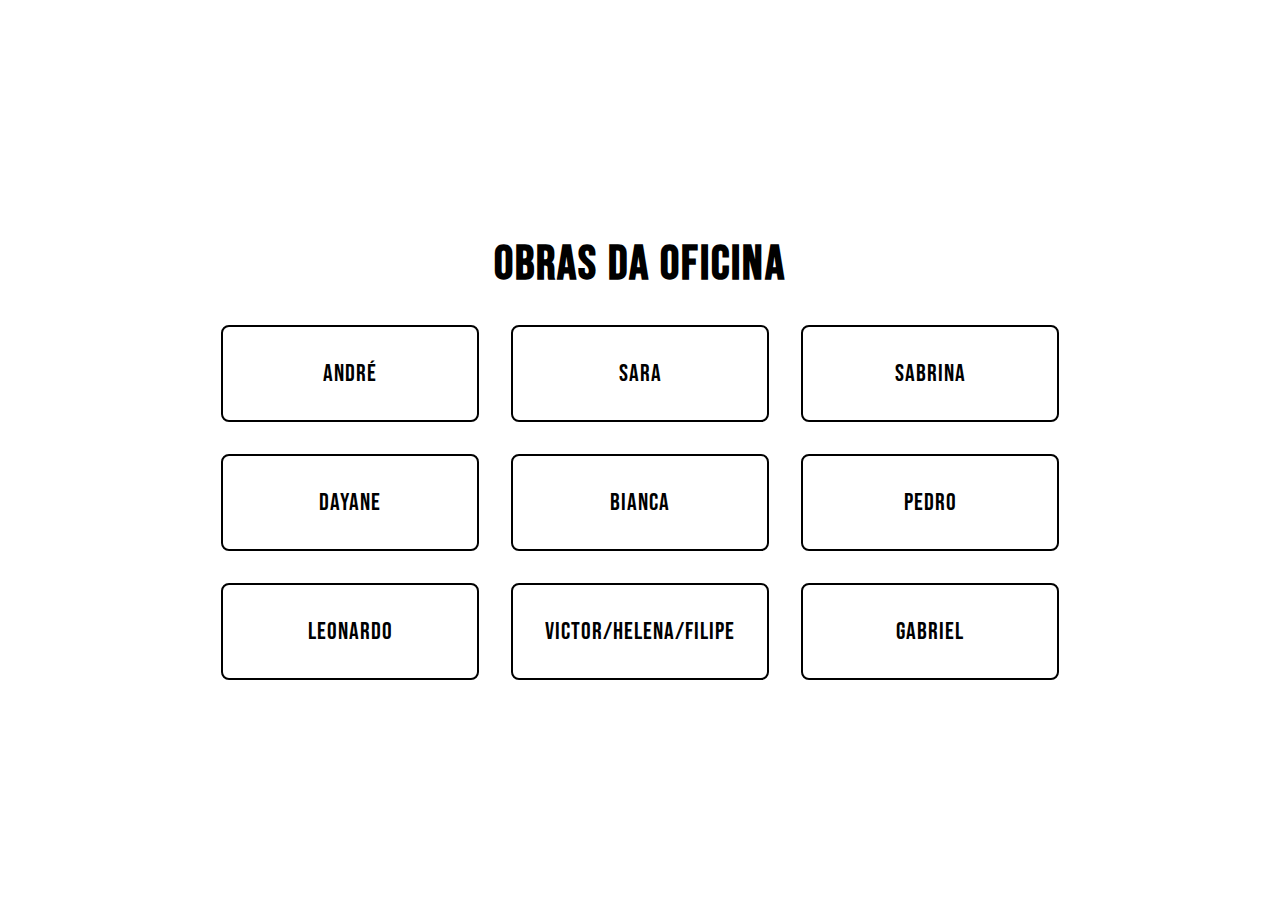
<file: index.html>
<!DOCTYPE html>
<html lang="en">
<head>
    <meta charset="UTF-8">
    <meta name="viewport" content="width=device-width, initial-scale=1.0">
    <title>Obras Oficina</title>
    <link rel="stylesheet" href="style.css">
</head>
<body>

    <h1>Obras da Oficina</h1>
    
    <div class="btns">
        <button class="access-button" onclick="window.location.href='https://observatorioctrls.github.io/IndexOficinaObras/ANDRE/'">André</button>
        <button class="access-button" onclick="window.location.href='https://observatorioctrls.github.io/IndexOficinaObras/SARA/'">Sara</button>
        <button class="access-button" onclick="window.location.href='https://observatorioctrls.github.io/IndexOficinaObras/SABRINA/'">Sabrina</button>
        <button class="access-button" onclick="window.location.href='https://observatorioctrls.github.io/IndexOficinaObras/DAYANE/'">Dayane</button>
        <button class="access-button" onclick="window.location.href='https://transmissoes-digitais.vercel.app/'">Bianca</button>
        <button class="access-button" onclick="window.location.href='https://observatorioctrls.github.io/IndexOficinaObras/PEDRO/'">Pedro</button>
        <button class="access-button" onclick="window.location.href='https://observatorioctrls.github.io/IndexOficinaObras/LEONARDO/'">Leonardo</button>
        <button class="access-button" onclick="window.location.href='https://observatorioctrls.github.io/IndexOficinaObras/VICTOR/'">Victor/Helena/Filipe</button>
        <button class="access-button" onclick="window.location.href='https://observatorioctrls.github.io/IndexOficinaObras/GABRIEL/'">Gabriel</button>
    </div>
</body>

</html>
</file>
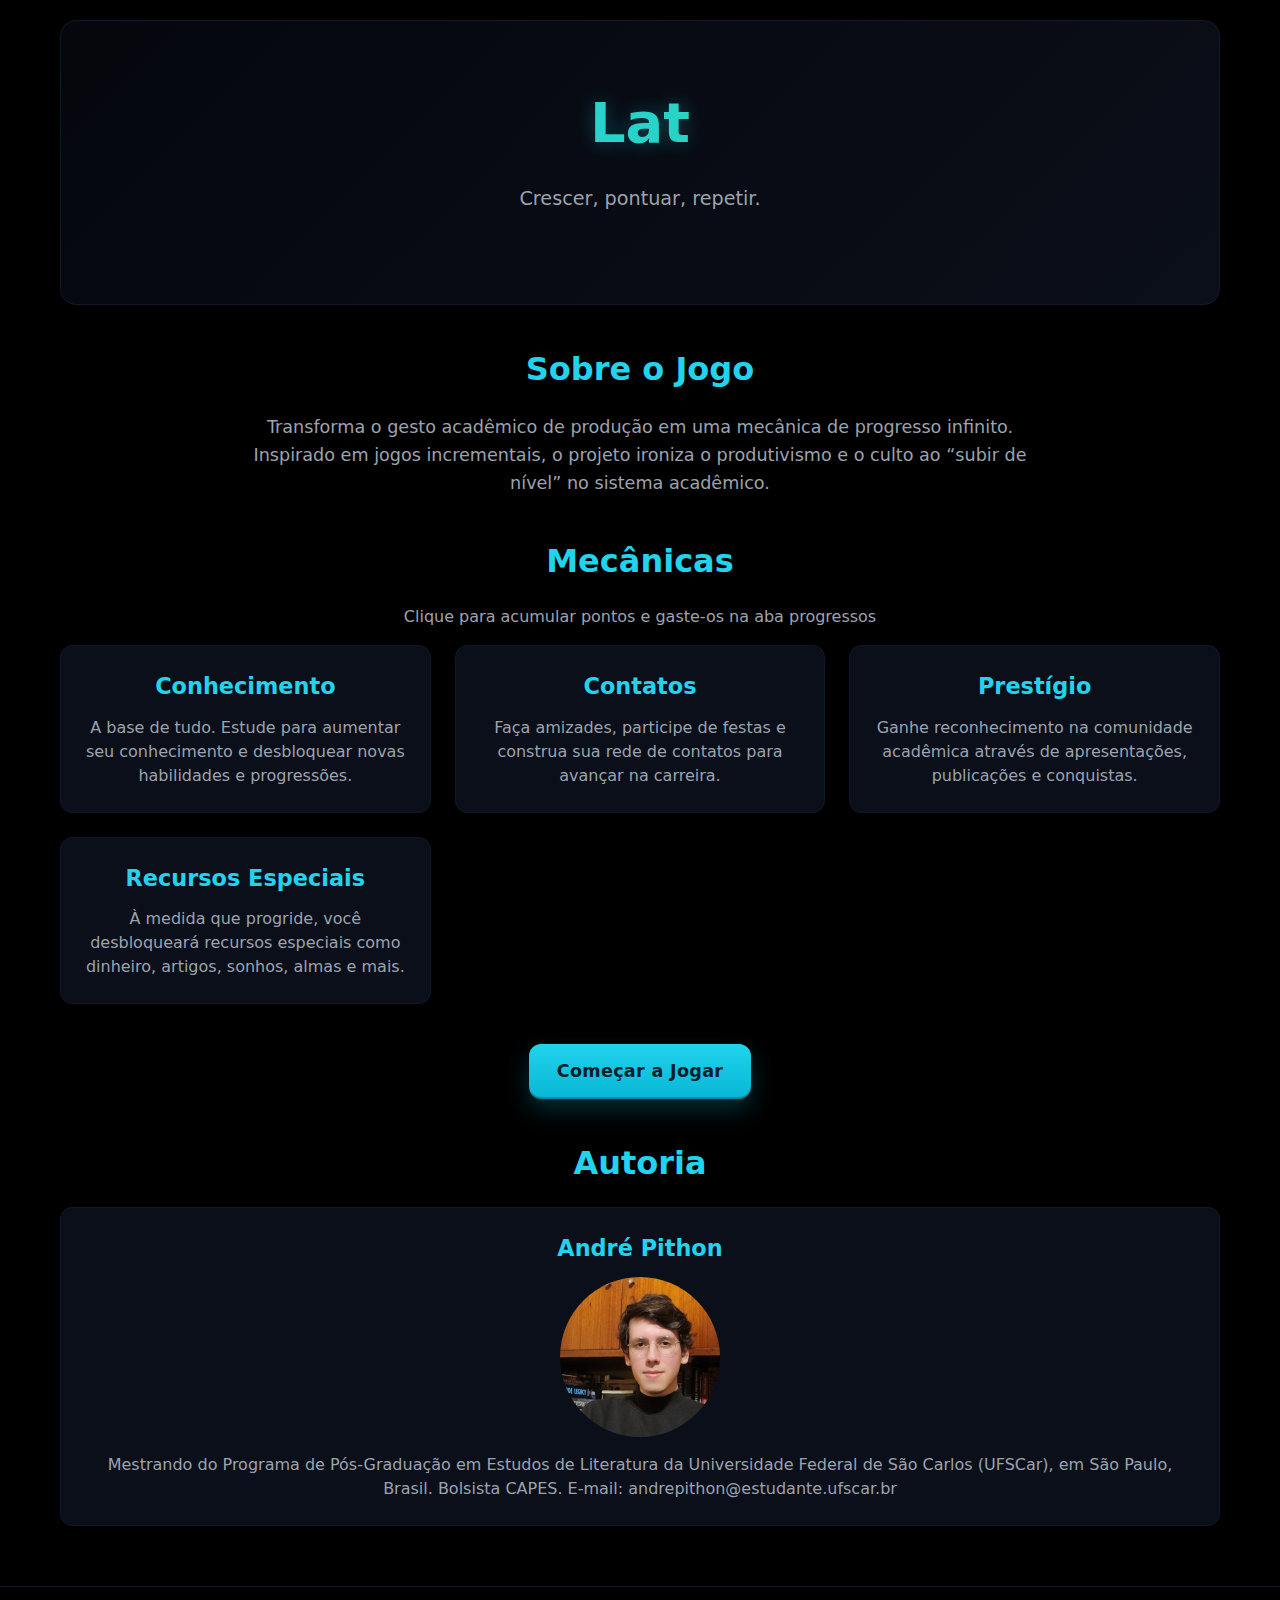
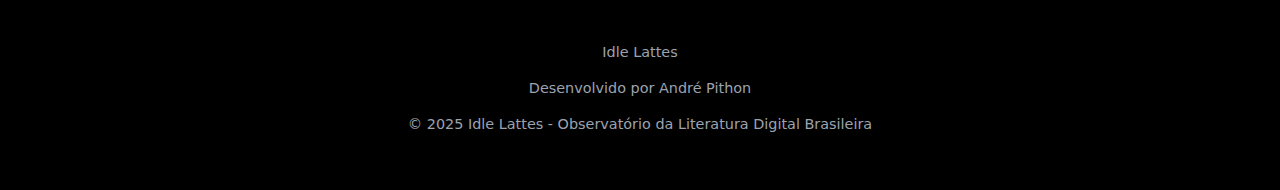
<file: ANDRE/index.html>
<!DOCTYPE html>
<html lang="pt-BR">

<head>
    <meta charset="utf-8" />
    <meta name="viewport" content="width=device-width, initial-scale=1" />
    <title>Idle Lattes</title>
    <link rel="stylesheet" href="style.css">
</head>

<body>
    <div class="container">
        <div class="hero">
            <h1>Lattes Go Up</h1>
            <p>Crescer, pontuar, repetir.</p>
        </div>

        <h2 class="section-title">Sobre o Jogo</h2>
        <div class="game-description">
            <p>Transforma o gesto acadêmico de produção em uma mecânica de progresso infinito. Inspirado em jogos
                incrementais, o projeto ironiza o produtivismo e o culto ao “subir de nível” no sistema acadêmico.</p>
        </div>

        <h2 class="section-title">Mecânicas</h2>
        <p style="color: #9ca3af; text-align: center;">Clique para acumular pontos e gaste-os na aba progressos</p>
        <div class="features">
            <div class="feature-card">
                <h3>Conhecimento</h3>
                <p>A base de tudo. Estude para aumentar seu conhecimento e desbloquear novas habilidades e progressões.
                </p>
            </div>
            <div class="feature-card">
                <h3>Contatos</h3>
                <p>Faça amizades, participe de festas e construa sua rede de contatos para avançar na carreira.</p>

            </div>
            <div class="feature-card">
                <h3>Prestígio</h3>
                <p>Ganhe reconhecimento na comunidade acadêmica através de apresentações, publicações e conquistas.</p>

            </div>
            <div class="feature-card">
                <h3>Recursos Especiais</h3>
                <p>À medida que progride, você desbloqueará recursos especiais como dinheiro, artigos, sonhos, almas e
                    mais.</p>
            </div>
        </div>
        <div style="text-align: center; margin: 40px 0;">
            <a href="https://andre-lattes-go-up-git-main-observatorio-ctrl-s-projects.vercel.app"
                class="cta-button">Começar a Jogar</a>
        </div>


        <h2 class="section-title">Autoria</h2>
        <div class="features">
            <div class="feature-card">
                <h3>André Pithon</h3>
                <img class="author-avatar" src="andre.jpg" alt="">
                <p>Mestrando do Programa de Pós-Graduação em Estudos de Literatura da Universidade Federal de São Carlos
                    (UFSCar), em São Paulo, Brasil. Bolsista CAPES. E-mail: andrepithon@estudante.ufscar.br</p>
            </div>
        </div>


    </div>

    <div class="footer">
        <p>Idle Lattes</p>
        <p>Desenvolvido por André Pithon</p>
        <p>© 2025 Idle Lattes - Observatório da Literatura Digital Brasileira</p>
    </div>

    <script src="script.js"></script>
</body>

</html>
</file>
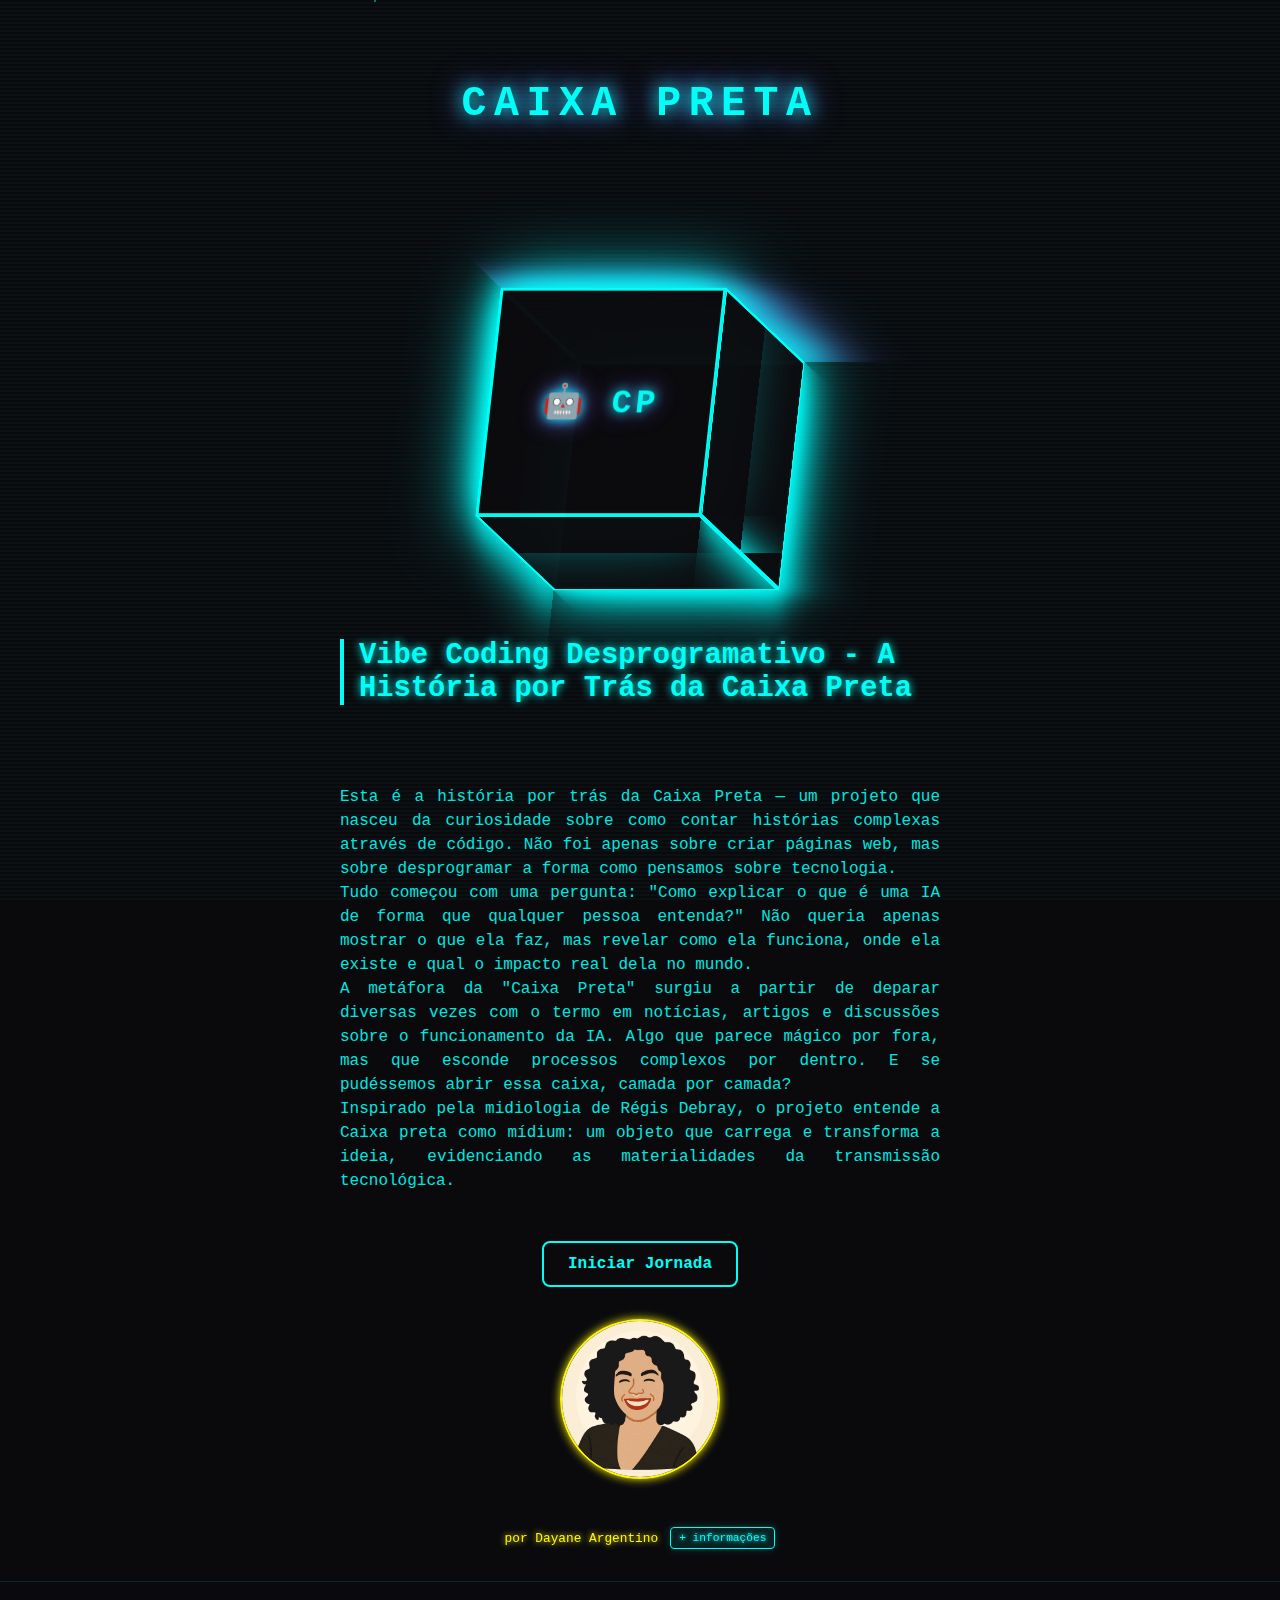
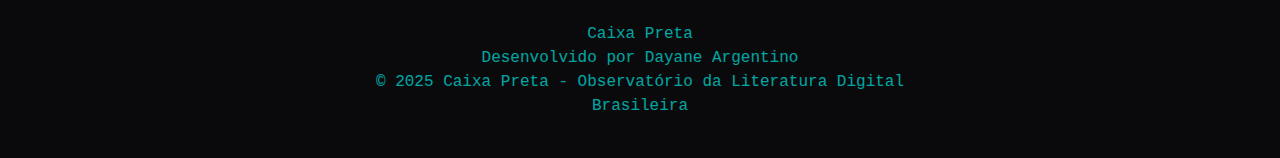
<file: DAYANE/index.html>
<!DOCTYPE html>
<html lang="pt-BR">

<head>
    <meta charset="UTF-8">
    <meta name="viewport" content="width=device-width, initial-scale=1.0">
    <title>Caixa Preta - Interface</title>
    <link rel="stylesheet" href="style.css">
    <script src="script.js" defer></script>
</head>

<body>
    <div class="scanlines"></div>
    <div class="particles" id="particles"></div>
    <header class="titulo-topo">
        <h1>CAIXA PRETA</h1>
    </header>
    <div class="fade-vinheta" id="fadeVinheta"></div>
    <div class="container" style="position: relative;">
        <div class="box-3d" id="box3d">
            <div class="face front"><span class="cp-face">🤖 CP</span></div>
            <div class="face back"></div>
            <div class="face right"></div>
            <div class="face left"></div>
            <div class="face top"></div>
            <div class="face bottom"></div>
        </div>
        <div id="layer-transition" style="display:none;">
            <div class="layer layer1"></div>
            <div class="layer layer2"></div>
            <div class="layer layer3"></div>
        </div>

        <div class="text">
            <div class="info">
                <h2>Vibe Coding Desprogramativo - A História por Trás da Caixa Preta</h2>
                <p> Esta é a história por trás da <span class="highlight">Caixa Preta</span> — um projeto que nasceu da
                    curiosidade sobre como contar histórias complexas através de código. Não foi apenas sobre criar
                    páginas web, mas sobre <span class="highlight">desprogramar</span> a forma como pensamos sobre
                    tecnologia.</p>
                <p class="narrativa">
                    Tudo começou com uma pergunta: <span class="highlight">"Como explicar o que é uma IA de forma que
                        qualquer pessoa entenda?"</span> Não queria apenas mostrar o que ela faz, mas revelar como ela
                    funciona, onde ela existe e qual o impacto real dela no mundo.
                </p>
                <p class="narrativa">
                    A metáfora da <span class="highlight">"Caixa Preta"</span> surgiu a partir de deparar diversas vezes
                    com o termo em notícias, artigos e discussões sobre o funcionamento da IA. Algo que parece mágico
                    por fora, mas que esconde processos complexos por dentro. E se pudéssemos abrir essa caixa, camada
                    por camada?
                </p>
                <p class="narrativa">
                    Inspirado pela <span class="highlight">midiologia de Régis Debray</span>, o projeto entende a Caixa
                    preta como <span class="highlight">mídium</span>: um objeto que carrega e transforma a ideia,
                    evidenciando as materialidades da transmissão tecnológica.
                </p>
            </div>
        </div>
        <div style="margin-top: 2rem; z-index: 10;">
            <a href="https://dayane-caixa-preta.vercel.app/" class="start-button">Iniciar Jornada</a>
        </div>
    </div>

    <img class="fotodayane" src="ilustracao_cabelo_preto.png" alt="">
    <div class="author-info">
        <a href="https://dayaneargentino.notion.site/Dayane-Argentino-Dias-2076e1d8545c805b9e09d97b773f9443?source=copy_link"
            target="_blank" class="author-link">por Dayane Argentino</a>
        <a href="https://dayane-caixa-preta-git-main-observatorio-ctrl-s-projects.vercel.app/9-vibe-coding-desprogramativo.html" class="info-link">+ informações</a>
    </div>
    </div>
    <div class="footer">
        <p class="pfooter">Caixa Preta</p>
        <p class="pfooter">Desenvolvido por Dayane Argentino</p>
        <p class="pfooter">© 2025 Caixa Preta - Observatório da Literatura Digital Brasileira</p>
    </div>
</body>
<script src="script.js"></script>


</html>
</file>
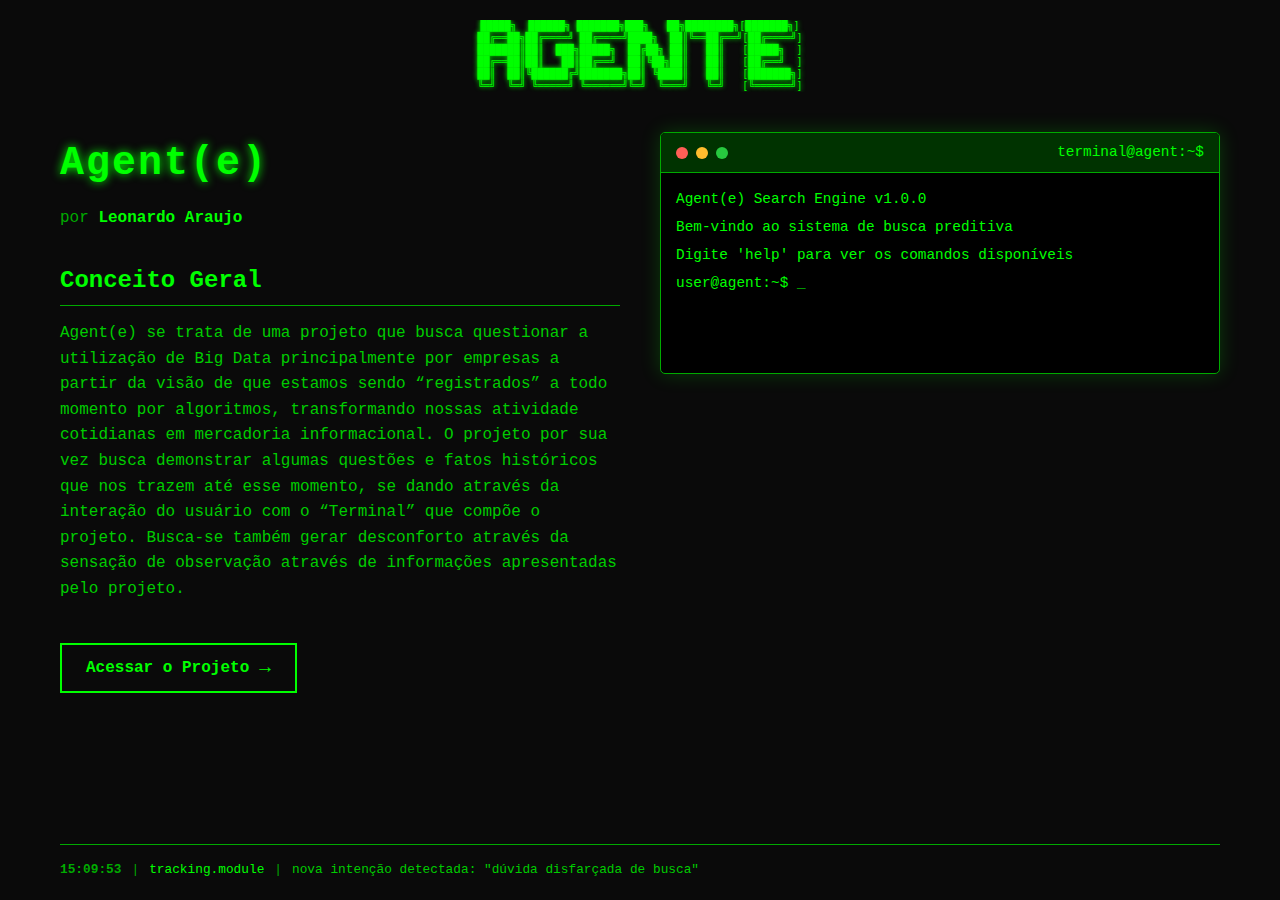
<file: LEONARDO/index.html>
<!DOCTYPE html>
<html lang="pt-BR">
<head>
    <meta charset="UTF-8">
    <meta name="viewport" content="width=device-width, initial-scale=1.0">
    <title>Agent(e) - Página Inicial</title>
    <link rel="stylesheet" href="style.css">
</head>
<body>
    <div class="container">
        <header class="header">
            <div class="logo-ascii">
                <pre>█████╗  ██████╗ ███████╗███╗   ██╗████████╗[███████╗]
██╔══██╗██╔════╝ ██╔════╝████╗  ██║╚══██╔══╝[██╔════╝]
███████║██║  ███╗█████╗  ██╔██╗ ██║   ██║   [█████╗  ]
██╔══██║██║   ██║██╔══╝  ██║╚██╗██║   ██║   [██╔══╝  ]
██║  ██║╚██████╔╝███████╗██║ ╚████║   ██║   [███████╗]
╚═╝  ╚═╝ ╚═════╝ ╚══════╝╚═╝  ╚═══╝   ╚═╝   [╚══════╝]</pre>
            </div>
        </header>

        <main class="main-content">
            <div class="project-info">
                <h1 class="project-name">Agent(e)</h1>
                <div class="author">por <span class="author-name">Leonardo Araujo</span></div>
                
                <div class="concept-section">
                    <h2 class="section-title">Conceito Geral</h2>
                    <p class="concept-text">
                        Agent(e) se trata de uma projeto que busca questionar a utilização de Big Data principalmente por empresas a partir da visão de que estamos sendo “registrados” a todo momento por algoritmos, transformando nossas atividade cotidianas em mercadoria informacional.
O projeto por sua vez busca demonstrar algumas questões e fatos históricos que nos trazem até esse momento, se dando através da interação do usuário com o “Terminal” que compõe o projeto. Busca-se também gerar desconforto através da sensação de observação através de informações apresentadas pelo projeto.

                    </p>
                </div>
                
                <div class="access-section">
                    <button id="accessButton" class="access-button">
                        <span class="button-text">Acessar o Projeto</span>
                        <span class="button-icon">→</span>
                    </button>
                </div>
            </div>
            
            <div class="terminal-preview">
                <div class="terminal-container">
                    <div class="terminal-header">
                        <div class="terminal-controls">
                            <span class="control close"></span>
                            <span class="control minimize"></span>
                            <span class="control maximize"></span>
                        </div>
                        <div class="terminal-title">terminal@agent:~$</div>
                    </div>
                    <div class="terminal-body">
                        <div class="terminal-output">
                            <div class="output-line">Agent(e) Search Engine v1.0.0</div>
                            <div class="output-line">Bem-vindo ao sistema de busca preditiva</div>
                            <div class="output-line">Digite 'help' para ver os comandos disponíveis</div>
                            <div class="output-line"></div>
                            <div class="output-line">user@agent:~$ <span class="typing-text"></span><span class="cursor">_</span></div>
                        </div>
                    </div>
                </div>
            </div>
        </main>

        <footer class="footer">
            <div class="monitoring-log">
                <span class="log-time" id="logTime">14:03:12</span>
                <span class="log-separator">|</span>
                <span class="log-module" id="logModule">tracking.module</span>
                <span class="log-separator">|</span>
                <span class="log-message" id="logMessage">nova intenção detectada: "dúvida disfarçada de busca"</span>
            </div>
        </footer>
    </div>

    <script src="script.js"></script>
</body>
</html>
</file>
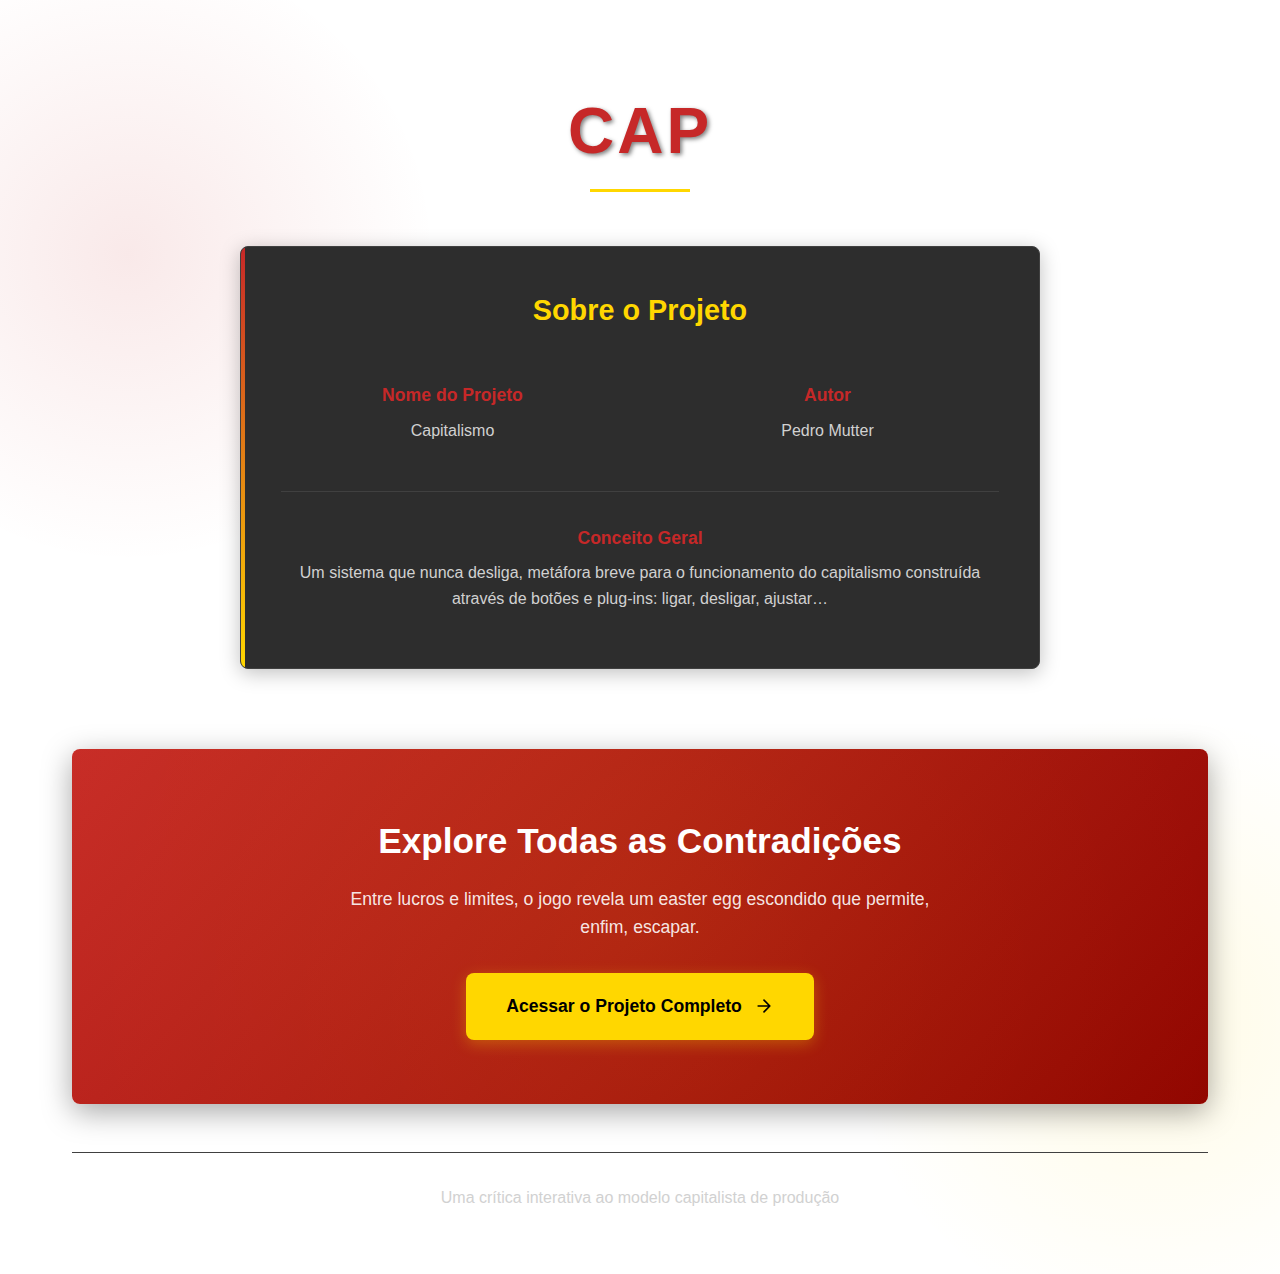
<file: PEDRO/index.html>
<!DOCTYPE html>
<html lang="pt-BR">
<head>
    <meta charset="UTF-8">
    <meta name="viewport" content="width=device-width, initial-scale=1.0">
    <title>Capitalismo</title>
    <link rel="stylesheet" href="style.css">
</head>
<body>
    <div class="container">

        <header class="project-header">
            <div class="title-section">
                <h1 class="main-title">CAPITALISMO</h1>
            </div>
            
            <div class="project-info">
                <div class="info-card">
                    <h3>Sobre o Projeto</h3>
                    <div class="info-grid">
                        <div class="info-item">
                            <h4>Nome do Projeto</h4>
                            <p>Capitalismo</p>
                        </div>
                        <div class="info-item">
                            <h4>Autor</h4>
                            <p>Pedro Mutter</p>
                        </div>
                        <div class="info-item full-width">
                            <h4>Conceito Geral</h4>
                            <p>Um sistema que nunca desliga, metáfora breve para o funcionamento do capitalismo construída através de botões e plug-ins: ligar, desligar, ajustar…
</p>
                        </div>
                    </div>
                </div>
            </div>
        </header>


        <section class="cta-section">
            <div class="cta-content">
                <h3>Explore Todas as Contradições</h3>
                <p>Entre lucros e limites, o jogo revela um easter egg escondido que permite, enfim, escapar. 
</p>
                <a href="https://mutterpedro.github.io/cap-toggle/" class="cta-button">
                    <span>Acessar o Projeto Completo</span>
                    <svg width="20" height="20" viewBox="0 0 24 24" fill="none" xmlns="http://www.w3.org/2000/svg">
                        <path d="M5 12H19M19 12L12 5M19 12L12 19" stroke="currentColor" stroke-width="2" stroke-linecap="round" stroke-linejoin="round"/>
                    </svg>
                </a>
            </div>
        </section>




        <footer class="project-footer">
            <p>Uma crítica interativa ao modelo capitalista de produção</p>
        </footer>
    </div>

    <script src="script.js"></script>
</body>
</html>
</file>
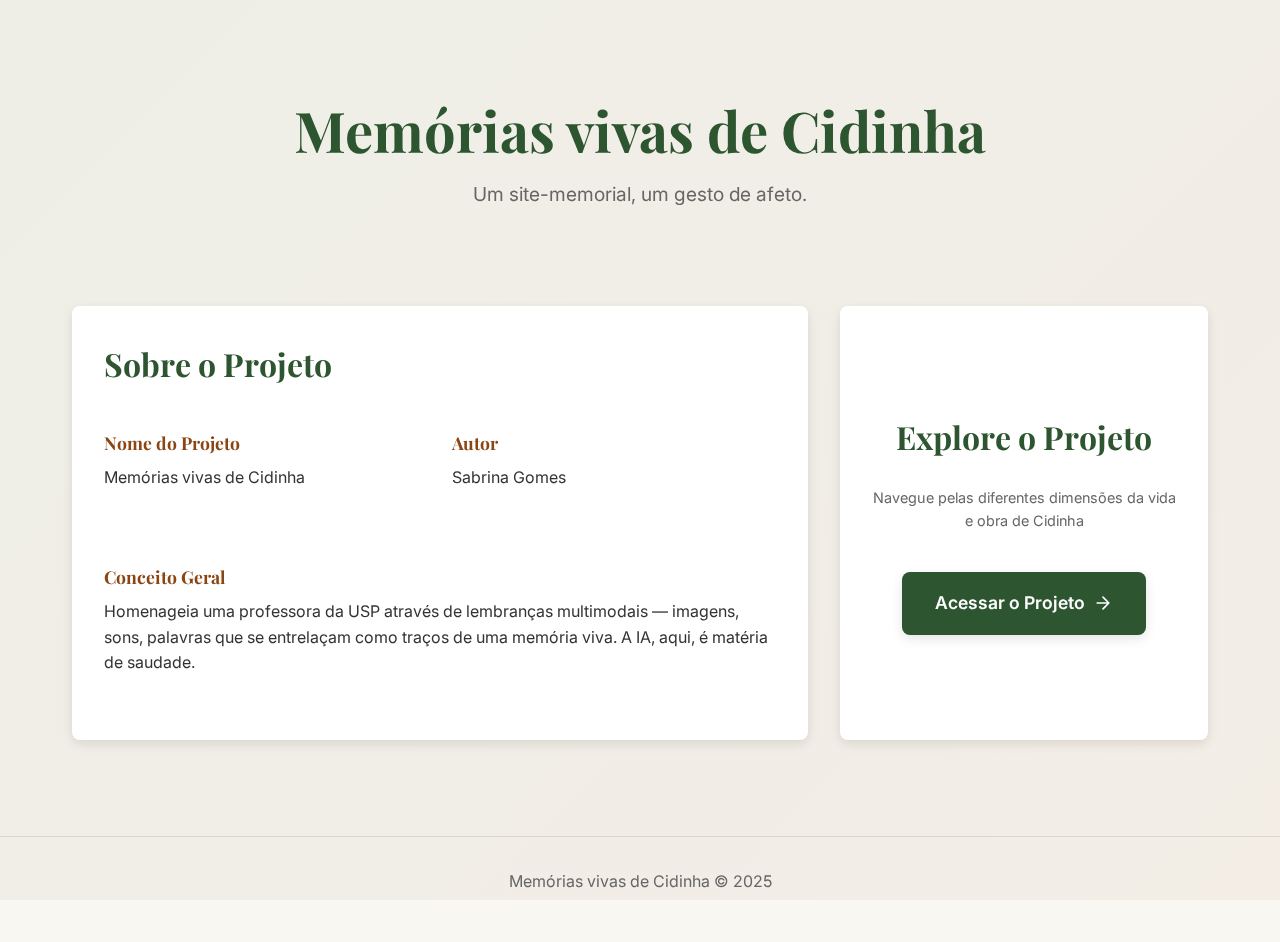
<file: SABRINA/index.html>
<!DOCTYPE html>
<html lang="pt-BR">
  <head>
    <meta charset="utf-8" />
    <meta name="viewport" content="width=device-width, initial-scale=1" />
    <title>Memórias vivas de Cidinha - Página Inicial</title>
    <link rel="preconnect" href="https://fonts.googleapis.com" />
    <link rel="preconnect" href="https://fonts.gstatic.com" crossorigin />
    <link href="https://fonts.googleapis.com/css2?family=Playfair+Display:wght@600;700&family=Inter:wght@400;600&display=swap" rel="stylesheet" />
    <link rel="stylesheet" href="style.css" />
  </head>
  <body>
    <div class="bg" aria-hidden="true"></div>

    <main class="main">
      <section class="hero">
        <h1 class="hero-title">Memórias vivas de Cidinha</h1>
        <p class="hero-subtitle">Um site-memorial, um gesto de afeto.</p>
      </section>

      <section class="intro">
        <div class="project-info">
          <div class="info-card">
            <h2>Sobre o Projeto</h2>
            <div class="info-grid">
              <div class="info-item">
                <h3>Nome do Projeto</h3>
                <p>Memórias vivas de Cidinha</p>
              </div>
              <div class="info-item">
                <h3>Autor</h3>
                <p>Sabrina Gomes</p>
              </div>
              <div class="info-item full-width">
                <h3>Conceito Geral</h3>
                <p>Homenageia uma professora da USP através de lembranças multimodais — imagens, sons, palavras que se entrelaçam como traços de uma memória viva. A IA, aqui, é matéria de saudade.
</p>
              </div>
            </div>
          </div>

          <div class="cta-section">
            <h2>Explore o Projeto</h2>
            <p class="muted">Navegue pelas diferentes dimensões da vida e obra de Cidinha</p>
            <div class="cta-buttons">
              <a class="btn cta-btn" href="https://sabrina-geometria-de-cidinha.vercel.app/">
                <span>Acessar o Projeto</span>
                <svg width="20" height="20" viewBox="0 0 24 24" fill="none" xmlns="http://www.w3.org/2000/svg">
                  <path d="M5 12H19M19 12L12 5M19 12L12 19" stroke="currentColor" stroke-width="2" stroke-linecap="round" stroke-linejoin="round"/>
                </svg>
              </a>
            </div>
          </div>
        </div>
      </section>


    </main>

    <footer class="footer">
      <p>Memórias vivas de Cidinha &copy; 2025</p>
    </footer>
  </body>

</html>
</file>
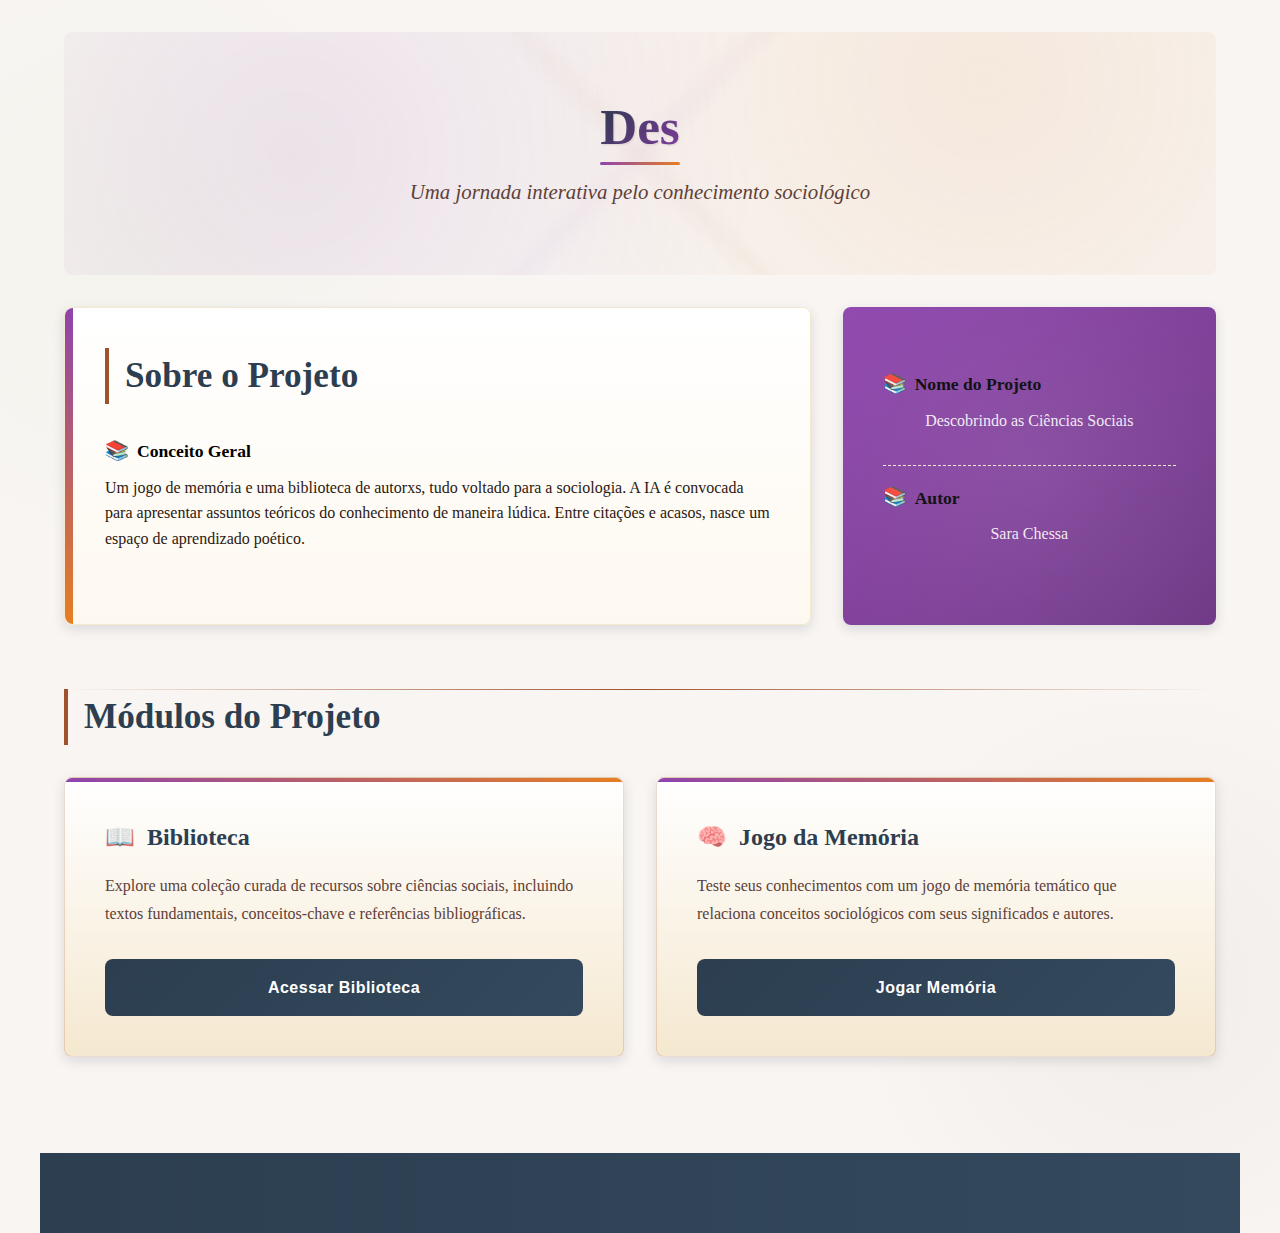
<file: SARA/index.html>
<!DOCTYPE html>
<html lang="pt-BR">
<head>
    <meta charset="UTF-8">
    <meta name="viewport" content="width=device-width, initial-scale=1.0">
    <title>Descobrindo as Ciências Sociais</title>
    <link rel="stylesheet" href="style.css">
    <script src="script.js" defer></script>
</head>
<body>
    <div class="container">
        <main>
            <section class="hero">
                <h1 class="project-title">Descobrindo as Ciências Sociais</h1>
                <p class="project-subtitle">Uma jornada interativa pelo conhecimento sociológico</p>
            </section>
            
            <section class="project-info">
                <div class="info-card">
                    <h2>Sobre o Projeto</h2>
                    <div class="info-content">

                        <div class="info-item full-width">
                            <h3>Conceito Geral</h3>
                            <p>Um jogo de memória e uma biblioteca de autorxs, tudo voltado para a sociologia. A IA é convocada para apresentar assuntos teóricos do conhecimento de maneira lúdica.  Entre citações e acasos, nasce um espaço de aprendizado poético.
</p>
                        </div>
                    </div>
                </div>
                
                <div class="cta-section">
                        <div class="info-item">
                            <h3>Nome do Projeto</h3>
                            <p>Descobrindo as Ciências Sociais</p>
                        </div>
                        <div class="info-item">
                            <h3>Autor</h3>
                            <p>Sara Chessa</p>
                        </div>
                </div>
            </section>
            
            <section id="modules" class="modules">
                <h2>Módulos do Projeto</h2>
                <div class="modules-grid">
                    <div class="module-card">
                        <h3>Biblioteca</h3>
                        <p>Explore uma coleção curada de recursos sobre ciências sociais, incluindo textos fundamentais, conceitos-chave e referências bibliográficas.</p>
                        <a href="https://sara-descobrindo-as-ciencias-sociais-6tmemurfb.vercel.app/biblioteca/dist/index.html" class="module-link">Acessar Biblioteca</a>
                    </div>
                    <div class="module-card">
                        <h3>Jogo da Memória</h3>
                        <p>Teste seus conhecimentos com um jogo de memória temático que relaciona conceitos sociológicos com seus significados e autores.</p>
                        <a href="https://sara-descobrindo-as-ciencias-sociais-6tmemurfb.vercel.app/memoria/dist/index.html" class="module-link">Jogar Memória</a>
                    </div>
                </div>
            </section>
        </main>
        
        <footer>

        </footer>
    </div>
</body>
</html>
</file>
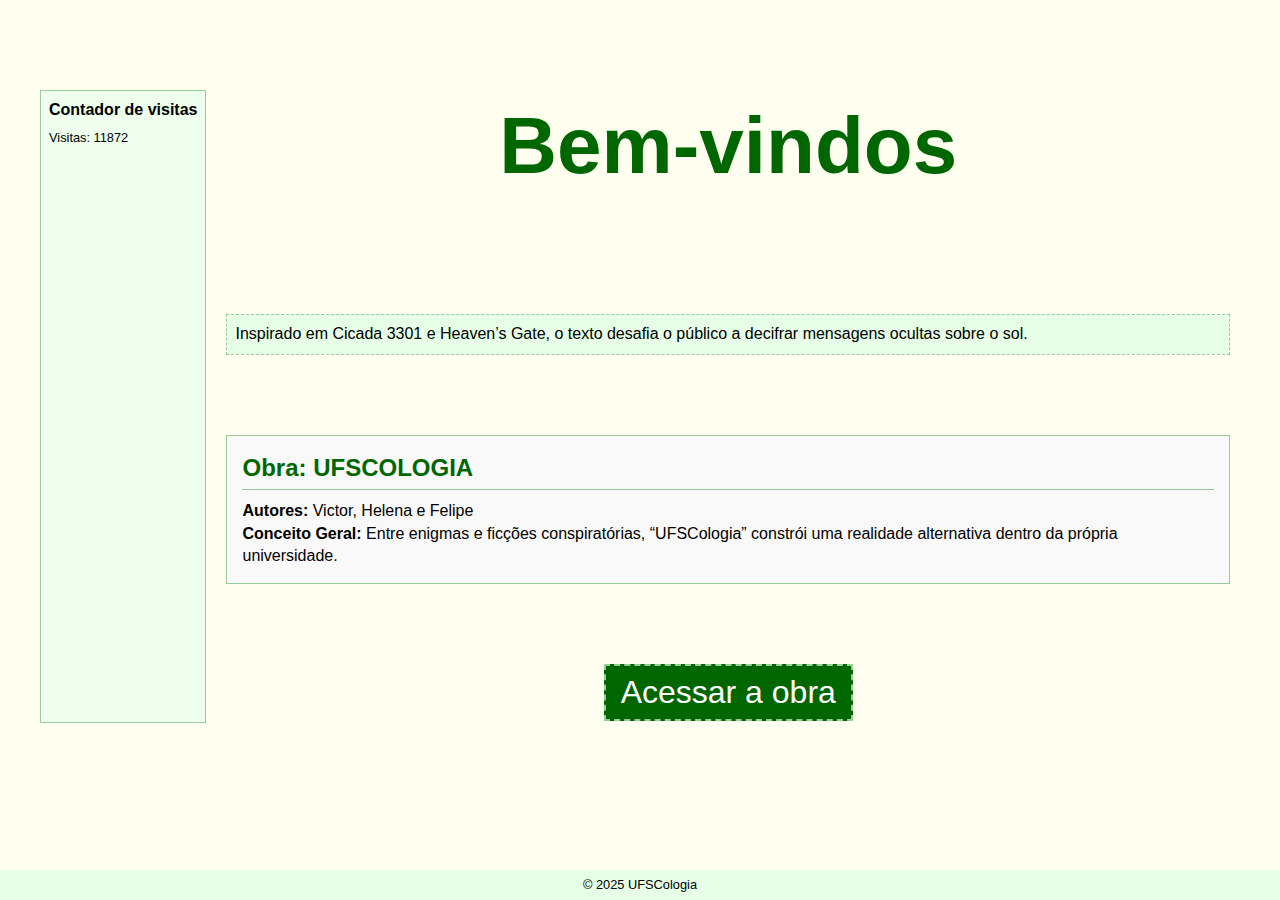
<file: VICTOR/index.html>
<!DOCTYPE html>
<html lang="pt-BR">

<head>
    <meta charset="UTF-8">
    <meta name="viewport" content="width=device-width, initial-scale=1.0">
    <title>UFSCologia - Núcleo de Ecologia (UFSCar)</title>
    <link rel="stylesheet" href="style.css">
</head>

<body>

    <main class="main-content">
        <div class="container">
            <div class="box">
                <h3>Contador de visitas</h3>
                <span class="mini">Visitas: <span id="visitas">11872</span></span>
            </div>
            </aside>
            <section class="content">
                <h1>Bem-vindos</h1>
                <span class="invisivel">não muito</span>
                <div class="marquee-container">
                    <div class="marquee-content">
                        Inspirado em Cicada 3301 e Heaven’s Gate, o texto desafia o público a decifrar mensagens ocultas
                        sobre o sol.
                    </div>
                </div>
                <div class="project-info">
                    <h2>Obra: UFSCOLOGIA</h2>
                    <p><strong>Autores:</strong> Victor, Helena e Felipe</p>
                    <p><strong>Conceito Geral:</strong> Entre enigmas e ficções conspiratórias, “UFSCologia” constrói uma realidade alternativa dentro da
                    própria universidade.</p>
                </div>
                <button class="access-button" onclick="acessarProjeto()">Acessar a obra</button>
                <p class="invisivel">Continue procurando</p>
            </section>
        </div>
    </main>


    <footer class="footer">
        <div class="footer-content">
            <span class="mini">&copy; 2025 UFSCologia</span>
        </div>
    </footer>

    <script src="script.js"></script>
</body>

</html>
</file>
<file: style.css>
@import url('https://fonts.googleapis.com/css2?family=Bebas+Neue&display=swap');

* {
    margin: 0;
    padding: 0;
    box-sizing: border-box;
}

body {
    font-family: 'Bebas Neue', sans-serif;
    display: flex;
    flex-direction: column;
    justify-content: center;
    align-items: center;
    width: 100%;
    min-height: 100vh;
}

h1 {
    text-align: center;
    margin-top: 3rem;
    font-size: 3rem;
    letter-spacing: 2px;
}

.btns {
    display: grid;
    grid-template-columns: repeat(3, 1fr);
    gap: 2rem;
    padding: 2rem;
    width: fit-content;
}

.access-button {
    padding: 2rem;
    background-color: white;
    border: 2px solid #000000;
    text-align: center;
    border-radius: 8px;
    cursor: pointer;
    font-family: 'Bebas Neue', sans-serif;
    font-size: 1.5rem;
    min-width: 120px;
    letter-spacing: 1px;
}

.access-button:hover {
    background-color: #fdad00;
    border: 5px solid #000000;
}
</file>
<file: ANDRE/style.css>
:root {
    --bg: #000000;
    --ink: #e5e7eb;
    --muted: #9ca3af;
    --accent: #22d3ee;
    --tab: #111827;
    --tab-active: #1f2937;
    --card: #0b0f19;
    --ok: #10b981;
    --warn: #f59e0b;
    --danger: #ef4444;
}

* {
    box-sizing: border-box;
}

html,
body {
    height: 100%;
    margin: 0;
    background: var(--bg);
    color: var(--ink);
    font: 500 16px/1.5 ui-sans-serif, system-ui, -apple-system, Segoe UI, Roboto, Helvetica, Arial;
}

.container {
    max-width: 1200px;
    margin: 0 auto;
    padding: 20px;
}

.hero {
    text-align: center;
    padding: 60px 20px;
    background: linear-gradient(135deg, #05070d 0%, #0b0f19 100%);
    border-radius: 16px;
    margin-bottom: 40px;
    border: 1px solid #111827;
}

.hero h1 {
    font-size: 3.5rem;
    margin: 0 0 20px 0;
    background: linear-gradient(90deg, #22d3ee, #34d399);
    -webkit-background-clip: text;
    -webkit-text-fill-color: transparent;
    text-shadow: 0 0 20px rgba(34, 211, 238, 0.3);
}

.hero p {
    font-size: 1.2rem;
    max-width: 800px;
    margin: 0 auto 30px;
    color: var(--muted);
}

.cta-button {
    display: inline-block;
    background: linear-gradient(180deg, #22d3ee, #06b6d4);
    color: #06202a;
    font-weight: 800;
    letter-spacing: .3px;
    padding: 14px 28px;
    border-radius: 12px;
    text-decoration: none;
    box-shadow: 0 10px 22px rgba(6, 182, 212, 0.25), inset 0 -2px 0 rgba(0, 0, 0, 0.25);
    transition: transform 80ms ease, filter 120ms ease;
    font-size: 1.1rem;
}

.cta-button:hover {
    filter: brightness(1.05);
    transform: translateY(-2px);
}

.cta-button:active {
    transform: translateY(1px);
}

.features {
    display: grid;
    grid-template-columns: repeat(auto-fit, minmax(300px, 1fr));
    gap: 24px;
    margin-bottom: 40px;
}

.feature-card {
    background: var(--card);
    border: 1px solid #0f172a;
    border-radius: 12px;
    padding: 24px;
    transition: transform 0.3s ease, box-shadow 0.3s ease;
    text-align: center;
}

.feature-card:hover {
    transform: translateY(-5px);
    box-shadow: 0 10px 25px rgba(0, 0, 0, 0.3);
}

.feature-card h3 {
    margin: 0 0 12px 0;
    font-size: 1.4rem;
    color: var(--accent);
}

.feature-card p {
    margin: 0;
    color: var(--muted);
}

.game-stats {
    display: grid;
    grid-template-columns: repeat(auto-fit, minmax(200px, 1fr));
    gap: 20px;
    margin-bottom: 40px;
}

.stat-card {
    background: var(--card);
    border: 1px solid #0f172a;
    border-radius: 12px;
    padding: 20px;
    text-align: center;
}

.stat-card .number {
    font-size: 2.5rem;
    font-weight: 800;
    color: var(--accent);
    margin-bottom: 8px;
}

.stat-card .label {
    font-size: 0.9rem;
    color: var(--muted);
    text-transform: uppercase;
    letter-spacing: 1px;
}


.author-avatar {
    width: 10rem;
    height: 10rem;
    border-radius: 50%;
    display: flex;
    align-items: center;
    justify-content: center;
    margin: 0 auto 1rem;
    font-size: 1.5rem;
    font-weight: bold;
    color: white;
}

.footer {
    text-align: center;
    padding: 40px 20px;
    border-top: 1px solid #111827;
    color: var(--muted);
    font-size: 0.9rem;
}

.footer a {
    color: var(--accent);
    text-decoration: none;
}

.footer a:hover {
    text-decoration: underline;
}

.note {
    margin-top: 8px;
    color: var(--muted);
    font-size: 12px;
}

.badge {
    display: inline-block;
    padding: 6px 10px;
    border-radius: 999px;
    background: #0a1222;
    border: 1px solid #121c30;
    color: #cbd5e1;
    font-weight: 700;
    font-size: 12px;
    margin-right: 8px;
    margin-bottom: 8px;
}

.section-title {
    font-size: 2rem;
    margin: 40px 0 20px;
    color: var(--accent);
    text-align: center;
}

.game-description {
    max-width: 800px;
    margin: 0 auto 40px;
    text-align: center;
    color: var(--muted);
    font-size: 1.1rem;
    line-height: 1.6;
}

@media (max-width: 768px) {
    .hero h1 {
        font-size: 2.5rem;
    }

    .hero p {
        font-size: 1rem;
    }

    .features {
        grid-template-columns: 1fr;
    }

    .game-stats {
        grid-template-columns: repeat(2, 1fr);
    }

    .preview-content {
        grid-template-columns: 1fr;
    }
}

@media (max-width: 480px) {
    .game-stats {
        grid-template-columns: 1fr;
    }

    .container {
        padding: 10px;
    }

    .hero {
        padding: 40px 15px;
    }
}
</file>
<file: DAYANE/style.css>
:root {
    --bg-dark: #0a0a0d;
    --neon-cyan: #00fff7;
    --neon-yellow: #fff700;
    --neon-purple: #7f5fff;
}

* {
    margin: 0;
    padding: 0;
    box-sizing: border-box;
}

body {
    background: var(--bg-dark);
    font-family: 'Courier New', monospace;
    color: var(--neon-cyan);
    overflow-x: hidden;
}

.scanlines {
    position: fixed;
    top: 0;
    left: 0;
    width: 100%;
    height: 100%;
    background: linear-gradient(to bottom,
            transparent 50%,
            rgba(0, 255, 247, 0.03) 50%);
    background-size: 100% 4px;
    pointer-events: none;
    z-index: 1;
}

.particles {
    position: fixed;
    top: 0;
    left: 0;
    width: 100%;
    height: 100%;
    pointer-events: none;
    z-index: 1;
}

.particle {
    position: absolute;
    width: 2px;
    height: 2px;
    background: var(--neon-cyan);
    border-radius: 50%;
    animation: particleFloat 6s ease-in-out infinite;
    opacity: 0.6;
}

@keyframes particleFloat {

    0%,
    100% {
        transform: translateY(0) translateX(0);
        opacity: 0;
    }

    10% {
        opacity: 0.6;
    }

    90% {
        opacity: 0.6;
    }

    100% {
        transform: translateY(-100vh) translateX(20px);
        opacity: 0;
    }
}


.container {
    min-height: 100vh;
    display: flex;
    flex-direction: column;
    align-items: center;
    position: relative;
    margin-top: 5rem;
    width: 100%;
    padding: 2rem 0;
}


.box-section {
    display: flex;
    flex-direction: column;
    align-items: center;
    justify-content: center;
    height: 70vh;
    position: relative;
    z-index: 2;
}


.titulo-topo {
    width: 100%;
    text-align: center;
    margin-bottom: 3rem;
    z-index: 100;
    position: relative;
}

.titulo-topo h1 {
    color: var(--neon-cyan);
    font-family: 'Courier New', monospace;
    font-size: 2.6rem;
    letter-spacing: 0.18em;
    text-shadow: 0 0 18px var(--neon-cyan), 0 0 32px var(--neon-purple);
    font-weight: bold;
    margin: 5rem auto;
    display: inline-block;
}

#box3d {
    width: 15rem;
    height: 15rem;
    position: relative;
    transform-style: preserve-3d;
    animation: float 3s ease-in-out infinite;
    margin: 0 auto;
    z-index: 2;
    cursor: pointer;
    transform: rotateY(-20deg) rotateX(18deg) translateY(0);
    transition: transform 0.6s cubic-bezier(.77, 0, .18, 1);
}


.face {
    position: absolute;
    width: 15rem;
    height: 15rem;
    background: var(--bg-dark);
    border: 3px solid var(--neon-cyan);
    display: flex;
    align-items: center;
    justify-content: center;
    font-size: 20px;
    font-weight: bold;
    color: var(--neon-cyan);
    text-shadow: 0 0 10px var(--neon-cyan);
    box-shadow: 0 0 40px #00fff7, 0 0 80px #0ff;
    opacity: 0.98;
    transition: transform 1s cubic-bezier(.77, 0, .18, 1), opacity 0.7s;
}

.front {
    transform-origin: center center;
    transform: translateZ(7.5rem) rotateY(0deg);
}

.back {
    transform: translateZ(-7.5rem) rotateY(180deg);
}

.right {
    transform: translateX(7.5rem) rotateY(90deg);
}

.left {
    transform: translateX(-7.5rem) rotateY(-90deg);
}

.top {
    transform: translateY(-7.5rem) rotateX(90deg);
    box-shadow: 0 0 60px 10px #00fff7, 0 0 80px 20px var(--neon-purple);
    background: linear-gradient(120deg, rgba(0, 255, 247, 0.12) 60%, rgba(127, 95, 255, 0.10) 100%);
    border-color: var(--neon-cyan);
    opacity: 0.95;
}

.bottom {
    transform: translateY(7.5rem) rotateX(-90deg);
}


@keyframes float {

    0%,
    100% {
        transform: rotateY(-28deg) rotateX(18deg) translateY(0);
    }

    50% {
        transform: rotateY(-28deg) rotateX(18deg) translateY(-20px);
    }
}


.content-section {
    display: flex;
    flex-direction: column;
    align-items: center;
    justify-content: center;
    text-align: center;
    width: 100%;
    max-width: 800px;
    margin: 2rem auto;
    padding: 0 2rem;
    gap: 2rem;
    z-index: 2;
    position: relative;
}

.text-content {
    display: flex;
    flex-direction: column;
    align-items: center;
    gap: 1.5rem;
    width: 100%;
}

h2 {
    font-size: 1.8rem;
    color: var(--neon-cyan);
    text-shadow: 0 0 8px var(--neon-cyan);
    margin: 5rem auto;
    border-left: 4px solid var(--neon-cyan);
    padding-left: 15px;
    text-align: left;
    width: 100%;
    max-width: 600px;
}

p {
    color: var(--neon-cyan);
    margin-bottom: 0;
    line-height: 1.5;
    max-width: 600px;
    opacity: 0.9;
    text-align: justify;

    width: 100%;
}

.start-button {
    background: var(--bg-dark);
    color: var(--neon-cyan);
    border: 2px solid var(--neon-cyan);
    border-radius: 8px;
    padding: 12px 24px;
    font-weight: bold;
    font-size: 1rem;
    cursor: pointer;
    transition: all 0.3s ease;
    text-decoration: none;
    display: inline-flex;
    align-items: center;
    justify-content: center;
    box-shadow: none !important;
    text-shadow: none !important;
    margin-top: 1rem;
}

.start-button:hover {
    box-shadow: none !important;
    text-shadow: none !important;
    transform: translateY(-2px) scale(1.05);
    background: rgba(0, 255, 247, 0.1);
}

.cp-face {
    display: flex;
    align-items: center;
    justify-content: center;
    font-size: 2.2rem;
    font-family: 'Courier New', monospace;
    color: var(--neon-cyan);
    text-shadow: 0 0 12px var(--neon-cyan), 0 0 24px var(--neon-purple);
    font-weight: bold;
    letter-spacing: 0.12em;
    gap: 0.4em;
}

.author-info {
    display: flex;
    align-items: center;
    justify-content: center;
    gap: 12px;
    margin-top: 3rem;
    margin-bottom: 2rem;
    z-index: 100;
    position: relative;
}

.fotodayane {
    width: 10rem;
    border-radius: 50%;
    border: 2px solid var(--neon-yellow);
    box-shadow: 0 0 10px var(--neon-yellow);
    object-fit: cover;
    display: block;
    margin: 0 auto;
}

.author-links {
    display: flex;
    flex-direction: column;
    align-items: flex-start;
    gap: 8px;
}

.author-link {
    color: var(--neon-yellow);
    text-decoration: none;
    font-size: 0.8rem;
    text-shadow: 0 0 6px var(--neon-yellow);
    transition: all 0.3s ease;
}

.author-link:hover {
    text-shadow: 0 0 12px var(--neon-yellow);
    transform: scale(1.05);
}

.info-link {
    background: rgba(0, 255, 247, 0.1);
    border: 1px solid var(--neon-cyan);
    border-radius: 4px;
    padding: 4px 8px;
    color: var(--neon-cyan);
    text-decoration: none;
    font-size: 0.7rem;
    text-shadow: 0 0 4px var(--neon-cyan);
    transition: all 0.3s ease;
    box-shadow: 0 0 8px rgba(0, 255, 247, 0.2);
}

.info-link:hover {
    background: rgba(0, 255, 247, 0.2);
    text-shadow: 0 0 8px var(--neon-cyan);
    transform: scale(1.05);
}


.cp-face {
    display: flex;
    align-items: center;
    justify-content: center;
    font-size: 2.2rem;
    font-family: 'Courier New', monospace;
    color: var(--neon-cyan);
    text-shadow: 0 0 12px var(--neon-cyan), 0 0 24px var(--neon-purple);
    font-weight: bold;
    letter-spacing: 0.12em;
    gap: 0.4em;
}

.footer {
    padding: 40px 20px;
    border-top: 1px solid rgba(0, 255, 247, 0.2);
    color: var(--neon-cyan);
    font-size: 1rem;
    width: 100%;
    margin-top: auto;
    opacity: 0.7;
    display: flex;
    justify-content: center;
    align-items: center;
    flex-direction: column;
}

.pfooter {
    text-align: center;
}

.click-effect {
    position: absolute;
    width: 100%;
    height: 100%;
    border: 2px solid var(--neon-cyan);
    border-radius: 50%;
    animation: clickRipple 0.6s ease-out;
    pointer-events: none;
}

@keyframes clickRipple {
    0% {
        transform: scale(0);
        opacity: 1;
    }

    100% {
        transform: scale(3);
        opacity: 0;
    }
}

#layer-transition {
    position: absolute;
    left: 0;
    top: 0;
    width: 100%;
    height: 100%;
    pointer-events: none;
    z-index: 10;
    display: flex;
    align-items: center;
    justify-content: center;
}

.layer {
    position: absolute;
    left: 50%;
    top: 50%;
    width: 100vw;
    height: 100vh;
    background: rgba(0, 255, 255, 0.08);
    border: 2px solid var(--neon-cyan);
    box-shadow: 0 0 40px #00fff7, 0 0 80px #0ff;
    opacity: 0;
    transition:
        opacity 0.4s,
        width 0.7s cubic-bezier(.77, 0, .18, 1),
        height 0.7s cubic-bezier(.77, 0, .18, 1),
        left 0.7s cubic-bezier(.77, 0, .18, 1),
        top 0.7s cubic-bezier(.77, 0, .18, 1);
    border-radius: 18px;
    transform: translate(-50%, -50%);
}

.layer1 {
    transition-delay: 0s;
}

.layer2 {
    transition-delay: 0.15s;
}

.layer3 {
    transition-delay: 0.3s;
}

.box-3d.desmontar .front {
    transform: translateZ(400px) rotateY(0deg) scale(1.1);
    opacity: 0.7;
}

.box-3d.desmontar .back {
    transform: translateZ(-400px) rotateY(0deg) scale(1.1);
    opacity: 0.7;
}

.box-3d.desmontar .right {
    transform: translateX(400px) rotateY(0deg) scale(1.1);
    opacity: 0.7;
}

.box-3d.desmontar .left {
    transform: translateX(-400px) rotateY(0deg) scale(1.1);
    opacity: 0.7;
}

.box-3d.desmontar .top {
    transform: translateY(-400px) rotateX(0deg) scale(1.1);
    opacity: 0.7;
}

.box-3d.desmontar .bottom {
    transform: translateY(400px) rotateX(0deg) scale(1.1);
    opacity: 0.7;
}

.box-3d.alinhar {
    transition: transform 1.2s cubic-bezier(.77, 0, .18, 1);
    transform: rotateY(0deg) rotateX(0deg) scale(2.2) translateY(10vh);
}

.box-3d.alinhar .front {
    transform: translateZ(0px) rotateY(0deg);
    opacity: 1;
}

.box-3d.alinhar .back {
    transform: translateZ(-40px) rotateY(0deg);
    opacity: 1;
}

.box-3d.alinhar .right {
    transform: translateZ(-80px) rotateY(0deg);
    opacity: 1;
}

.box-3d.alinhar .left {
    transform: translateZ(-120px) rotateY(0deg);
    opacity: 1;
}

.box-3d.alinhar .top {
    transform: translateZ(-160px) rotateY(0deg);
    opacity: 1;
}

.box-3d.alinhar .bottom {
    transform: translateZ(-200px) rotateY(0deg);
    opacity: 1;
}
</file>
<file: LEONARDO/style.css>
* {
    margin: 0;
    padding: 0;
    box-sizing: border-box;
}

body {
    font-family: 'Courier New', monospace;
    background-color: #0a0a0a;
    color: #00ff00;
    line-height: 1.6;
    overflow-x: hidden;
}

.container {
    max-width: 1200px;
    margin: 0 auto;
    padding: 20px;
    min-height: 100vh;
    display: flex;
    flex-direction: column;
}


.header {
    text-align: center;
    margin-bottom: 40px;
}

.logo-ascii pre {
    font-size: 10px;
    line-height: 1.2;
    color: #00ff00;
    text-shadow: 0 0 5px #00ff00;
    margin: 0 auto;
    overflow: hidden;
}


.main-content {
    display: flex;
    flex-wrap: wrap;
    gap: 40px;
    margin-bottom: 40px;
    flex: 1;
}

.project-info {
    flex: 1;
    min-width: 300px;
}

.project-name {
    font-size: 2.5rem;
    margin-bottom: 10px;
    color: #00ff00;
    text-shadow: 0 0 10px #00ff00;
    letter-spacing: 2px;
}

.author {
    font-size: 1rem;
    margin-bottom: 30px;
    color: #00aa00;
}

.author-name {
    color: #00ff00;
    font-weight: bold;
}

.section-title {
    font-size: 1.5rem;
    margin-bottom: 15px;
    color: #00ff00;
    border-bottom: 1px solid #00aa00;
    padding-bottom: 5px;
}

.concept-text {
    margin-bottom: 40px;
    line-height: 1.6;
    color: #00cc00;
}

.access-section {
    margin-top: 30px;
}

.access-button {
    background: transparent;
    border: 2px solid #00ff00;
    color: #00ff00;
    padding: 12px 24px;
    font-family: 'Courier New', monospace;
    font-size: 1rem;
    cursor: pointer;
    position: relative;
    overflow: hidden;
    transition: all 0.3s ease;
    display: flex;
    align-items: center;
    gap: 10px;
}

.access-button:hover {
    background-color: rgba(0, 255, 0, 0.1);
    box-shadow: 0 0 15px #00ff00;
    transform: translateY(-2px);
}

.access-button:active {
    transform: translateY(0);
}

.button-text {
    font-weight: bold;
}

.button-icon {
    font-size: 1.2rem;
    transition: transform 0.3s ease;
}

.access-button:hover .button-icon {
    transform: translateX(5px);
}


.terminal-preview {
    flex: 1;
    min-width: 300px;
}

.terminal-container {
    background-color: #000;
    border: 1px solid #00aa00;
    border-radius: 5px;
    overflow: hidden;
    box-shadow: 0 0 20px rgba(0, 255, 0, 0.2);
}

.terminal-header {
    background-color: #003300;
    padding: 8px 15px;
    display: flex;
    justify-content: space-between;
    align-items: center;
    border-bottom: 1px solid #00aa00;
}

.terminal-controls {
    display: flex;
    gap: 8px;
}

.control {
    width: 12px;
    height: 12px;
    border-radius: 50%;
    display: inline-block;
}

.control.close {
    background-color: #ff5f56;
}

.control.minimize {
    background-color: #ffbd2e;
}

.control.maximize {
    background-color: #27c93f;
}

.terminal-title {
    font-size: 0.9rem;
    color: #00ff00;
}

.terminal-body {
    padding: 15px;
    min-height: 200px;
}

.terminal-output {
    font-family: 'Courier New', monospace;
    font-size: 0.9rem;
}

.output-line {
    margin-bottom: 5px;
    color: #00ff00;
}

.typing-text {
    color: #00ff00;
}

.cursor {
    animation: blink 1s infinite;
    color: #00ff00;
}

@keyframes blink {
    0%, 50% { opacity: 1; }
    51%, 100% { opacity: 0; }
}


.footer {
    margin-top: auto;
    border-top: 1px solid #00aa00;
    padding-top: 15px;
}

.monitoring-log {
    font-size: 0.8rem;
    color: #00aa00;
    display: flex;
    align-items: center;
    gap: 10px;
    flex-wrap: wrap;
}

.log-time {
    font-weight: bold;
}

.log-module {
    color: #00ff00;
}

.log-message {
    color: #00cc00;
}

@media (max-width: 768px) {
    .main-content {
        flex-direction: column;
    }
    
    .logo-ascii pre {
        font-size: 8px;
    }
    
    .project-name {
        font-size: 2rem;
    }
    
    .monitoring-log {
        flex-direction: column;
        align-items: flex-start;
        gap: 5px;
    }
    
    .log-separator {
        display: none;
    }
}


@keyframes glitch {
    0% {
        text-shadow: 0.05em 0 0 #00ff00, -0.05em -0.025em 0 #ff0000, -0.025em 0.05em 0 #0000ff;
    }
    14% {
        text-shadow: 0.05em 0 0 #00ff00, -0.05em -0.025em 0 #ff0000, -0.025em 0.05em 0 #0000ff;
    }
    15% {
        text-shadow: -0.05em -0.025em 0 #00ff00, 0.025em 0.025em 0 #ff0000, -0.05em -0.05em 0 #0000ff;
    }
    49% {
        text-shadow: -0.05em -0.025em 0 #00ff00, 0.025em 0.025em 0 #ff0000, -0.05em -0.05em 0 #0000ff;
    }
    50% {
        text-shadow: 0.025em 0.05em 0 #00ff00, 0.05em 0 0 #ff0000, 0 -0.05em 0 #0000ff;
    }
    99% {
        text-shadow: 0.025em 0.05em 0 #00ff00, 0.05em 0 0 #ff0000, 0 -0.05em 0 #0000ff;
    }
    100% {
        text-shadow: -0.025em 0 0 #00ff00, -0.025em -0.025em 0 #ff0000, -0.025em -0.05em 0 #0000ff;
    }
}

.project-name:hover {
    animation: glitch 0.5s infinite;
}
</file>
<file: PEDRO/style.css>
* {
    margin: 0;
    padding: 0;
    box-sizing: border-box;
}


:root {
    --primary-red: #c62828;
    --dark-red: #8e0000;
    --gold: #ffd700;
    --dark-gold: #b29700;
    --gray-900: #1a1a1a;
    --gray-800: #2d2d2d;
    --gray-700: #404040;
    --gray-300: #d1d1d1;
    --gray-200: #e8e8e8;
    --gray-100: #f5f5f5;
    --white: #ffffff;
    --black: #000000;
    
    --shadow: 0 4px 20px rgba(0, 0, 0, 0.25);
    --shadow-heavy: 0 8px 30px rgba(0, 0, 0, 0.35);
    --border-radius: 8px;
    --transition: all 0.3s cubic-bezier(0.4, 0, 0.2, 1);
}


body {
    font-family: 'Arial', 'Helvetica', sans-serif;
    font-size: 16px;
    line-height: 1.6;
    color: var(--gray-300);
    background: linear-gradient(135deg, var(--gray-900) 0%, var(--black) 100%);
    min-height: 100vh;
    background-image: 
        radial-gradient(circle at 10% 20%, rgba(198, 40, 40, 0.1) 0%, transparent 20%),
        radial-gradient(circle at 90% 80%, rgba(255, 215, 0, 0.1) 0%, transparent 20%);
}

.container {
    max-width: 1200px;
    margin: 0 auto;
    padding: 2rem;
    min-height: 100vh;
    display: flex;
    flex-direction: column;
}


.project-header {
    text-align: center;
    padding: 3rem 0;
    margin-bottom: 2rem;
}

.title-section {
    margin-bottom: 3rem;
}

.main-title {
    font-size: 4rem;
    font-weight: 900;
    color: var(--primary-red);
    text-transform: uppercase;
    letter-spacing: 3px;
    margin-bottom: 1rem;
    text-shadow: 2px 2px 4px rgba(0, 0, 0, 0.5);
    position: relative;
    display: inline-block;
}

.main-title::after {
    content: '';
    position: absolute;
    bottom: -10px;
    left: 50%;
    transform: translateX(-50%);
    width: 100px;
    height: 3px;
    background: var(--gold);
}

.subtitle {
    font-size: 1.5rem;
    color: var(--gray-300);
    font-weight: 300;
    letter-spacing: 2px;
}


.project-info {
    max-width: 800px;
    margin: 0 auto;
}

.info-card {
    background: var(--gray-800);
    padding: 2.5rem;
    border-radius: var(--border-radius);
    box-shadow: var(--shadow);
    border: 1px solid var(--gray-700);
    position: relative;
    overflow: hidden;
}

.info-card::before {
    content: '';
    position: absolute;
    top: 0;
    left: 0;
    width: 4px;
    height: 100%;
    background: linear-gradient(to bottom, var(--primary-red), var(--gold));
}

.info-card h3 {
    color: var(--gold);
    font-size: 1.8rem;
    margin-bottom: 2rem;
    text-align: center;
}

.info-grid {
    display: grid;
    grid-template-columns: 1fr 1fr;
    gap: 2rem;
}

.info-item {
    padding: 1rem 0;
}

.info-item h4 {
    color: var(--primary-red);
    font-size: 1.1rem;
    margin-bottom: 0.5rem;
    font-weight: 600;
}

.info-item p {
    color: var(--gray-300);
    line-height: 1.6;
}

.info-item.full-width {
    grid-column: 1 / -1;
    border-top: 1px solid var(--gray-700);
    padding-top: 2rem;
}


.demo-section {
    background: var(--gray-800);
    padding: 3rem;
    border-radius: var(--border-radius);
    box-shadow: var(--shadow);
    margin-bottom: 3rem;
    text-align: center;
    border: 1px solid var(--gray-700);
}

.demo-section h3 {
    color: var(--gold);
    font-size: 2rem;
    margin-bottom: 1rem;
}

.demo-description {
    color: var(--gray-300);
    margin-bottom: 2rem;
    font-size: 1.1rem;
}

.demo-toggle {
    max-width: 500px;
    margin: 0 auto;
}

.toggle-content {
    display: flex;
    align-items: center;
    justify-content: space-between;
    background: var(--gray-900);
    padding: 1.5rem 2rem;
    border-radius: var(--border-radius);
    border: 1px solid var(--gray-700);
    transition: var(--transition);
}

.toggle-content:hover {
    border-color: var(--gold);
}

.toggle-text {
    font-size: 1.2rem;
    font-weight: 600;
    color: var(--gray-300);
    transition: var(--transition);
    flex: 1;
    text-align: left;
}

.toggle-text.off-state {
    color: #4caf50;
}

.toggle-text.on-state {
    color: var(--primary-red);
}

.hidden {
    display: none;
}


.switch {
    position: relative;
    display: inline-block;
    width: 60px;
    height: 34px;
    margin-left: 1rem;
}

.switch input {
    opacity: 0;
    width: 0;
    height: 0;
}

.slider {
    position: absolute;
    cursor: pointer;
    top: 0;
    left: 0;
    right: 0;
    bottom: 0;
    background-color: var(--primary-red);
    transition: var(--transition);
    border-radius: 34px;
}

.slider:before {
    position: absolute;
    content: "";
    height: 26px;
    width: 26px;
    left: 4px;
    bottom: 4px;
    background-color: var(--white);
    transition: var(--transition);
    border-radius: 50%;
}

input:checked + .slider {
    background-color: #4caf50;
}

input:checked + .slider:before {
    transform: translateX(26px);
}


.cta-section {
    background: linear-gradient(135deg, var(--primary-red), var(--dark-red));
    padding: 4rem 2rem;
    border-radius: var(--border-radius);
    box-shadow: var(--shadow-heavy);
    margin-bottom: 3rem;
    text-align: center;
    position: relative;
    overflow: hidden;
}

.cta-section::before {
    content: '';
    position: absolute;
    top: -50%;
    left: -50%;
    width: 200%;
    height: 200%;
    background: radial-gradient(circle, rgba(255, 215, 0, 0.1) 0%, transparent 70%);
    animation: pulse 4s ease-in-out infinite;
}

@keyframes pulse {
    0%, 100% { transform: translateY(0px) rotate(0deg); }
    50% { transform: translateY(-20px) rotate(180deg); }
}

.cta-content {
    position: relative;
    z-index: 1;
}

.cta-content h3 {
    color: var(--white);
    font-size: 2.2rem;
    margin-bottom: 1rem;
}

.cta-content p {
    color: rgba(255, 255, 255, 0.9);
    font-size: 1.1rem;
    margin-bottom: 2rem;
    max-width: 600px;
    margin-left: auto;
    margin-right: auto;
}

.cta-button {
    display: inline-flex;
    align-items: center;
    gap: 0.75rem;
    background: var(--gold);
    color: var(--black);
    text-decoration: none;
    padding: 1.2rem 2.5rem;
    border-radius: var(--border-radius);
    font-weight: 700;
    font-size: 1.1rem;
    transition: var(--transition);
    box-shadow: 0 4px 15px rgba(255, 215, 0, 0.3);
}

.cta-button:hover {
    background: var(--dark-gold);
    transform: translateY(-3px);
    box-shadow: 0 6px 20px rgba(255, 215, 0, 0.4);
}


.contradictions-preview {
    margin-bottom: 3rem;
}

.contradictions-preview h3 {
    color: var(--gold);
    font-size: 2rem;
    text-align: center;
    margin-bottom: 2rem;
}

.contradictions-grid {
    display: grid;
    grid-template-columns: repeat(auto-fit, minmax(280px, 1fr));
    gap: 1.5rem;
}

.contradiction-card {
    background: var(--gray-800);
    padding: 2rem;
    border-radius: var(--border-radius);
    box-shadow: var(--shadow);
    border: 1px solid var(--gray-700);
    transition: var(--transition);
    text-align: center;
}

.contradiction-card:hover {
    transform: translateY(-5px);
    border-color: var(--gold);
}

.contradiction-card h4 {
    color: var(--primary-red);
    font-size: 1.3rem;
    margin-bottom: 1rem;
}

.contradiction-card p {
    color: var(--gray-300);
    line-height: 1.6;
}


.project-footer {
    text-align: center;
    padding: 2rem 0;
    margin-top: auto;
    border-top: 1px solid var(--gray-700);
    color: var(--gray-300);
}

.about-link {
    color: var(--gold);
    text-decoration: none;
    font-weight: 600;
    transition: color 0.3s ease;
    display: inline-block;
    margin-top: 1rem;
}

.about-link:hover {
    color: var(--dark-gold);
}


@media (max-width: 768px) {
    .container {
        padding: 1rem;
    }
    
    .main-title {
        font-size: 2.5rem;
    }
    
    .info-grid {
        grid-template-columns: 1fr;
    }
    
    .demo-section {
        padding: 2rem 1rem;
    }
    
    .toggle-content {
        flex-direction: column;
        gap: 1rem;
        text-align: center;
    }
    
    .toggle-text {
        text-align: center;
    }
    
    .contradictions-grid {
        grid-template-columns: 1fr;
    }
    
    .cta-section {
        padding: 3rem 1rem;
    }
}

@media (max-width: 480px) {
    .main-title {
        font-size: 2rem;
    }
    
    .info-card {
        padding: 1.5rem;
    }
    
    .cta-content h3 {
        font-size: 1.8rem;
    }
}
</file>
<file: SABRINA/style.css>
* {
  margin: 0;
  padding: 0;
  box-sizing: border-box;
}


:root {
  --primary-color: #2c5530;
  --primary-light: #4a7856;
  --secondary-color: #8b4513;
  --text-color: #333;
  --text-light: #666;
  --background: #f9f7f2;
  --white: #ffffff;
  --shadow: 0 4px 12px rgba(0, 0, 0, 0.1);
  --border-radius: 8px;
}


body {
  font-family: 'Inter', sans-serif;
  font-size: 16px;
  line-height: 1.6;
  color: var(--text-color);
  background-color: var(--background);
  position: relative;
  min-height: 100vh;
}

h1, h2, h3, h4, h5, h6 {
  font-family: 'Playfair Display', serif;
  font-weight: 700;
  margin-bottom: 1rem;
  color: var(--primary-color);
}

h1 {
  font-size: 2.5rem;
  line-height: 1.2;
}

h2 {
  font-size: 2rem;
  margin-bottom: 1.5rem;
}

h3 {
  font-size: 1.5rem;
}

p {
  margin-bottom: 1rem;
}

.muted {
  color: var(--text-light);
  font-size: 0.9rem;
}


.bg {
  position: fixed;
  top: 0;
  left: 0;
  width: 100%;
  height: 100%;
  background: linear-gradient(135deg, rgba(44, 85, 48, 0.05) 0%, rgba(139, 69, 19, 0.05) 100%);
  z-index: -1;
}


.header {
  padding: 1.5rem 2rem;
  display: flex;
  justify-content: center;
}

.nav {
  display: flex;
  gap: 1rem;
  flex-wrap: wrap;
  justify-content: center;
}

.btn {
  display: inline-block;
  padding: 0.75rem 1.5rem;
  background-color: var(--white);
  color: var(--primary-color);
  text-decoration: none;
  border-radius: var(--border-radius);
  font-weight: 600;
  transition: all 0.3s ease;
  box-shadow: var(--shadow);
  border: 1px solid rgba(44, 85, 48, 0.1);
}

.btn:hover {
  background-color: var(--primary-color);
  color: var(--white);
  transform: translateY(-2px);
}

.btn.active {
  background-color: var(--primary-color);
  color: var(--white);
}


.main {
  max-width: 1200px;
  margin: 0 auto;
  padding: 2rem;
}


.hero {
  text-align: center;
  padding: 4rem 0;
  margin-bottom: 2rem;
}

.hero-title {
  font-size: 3.5rem;
  margin-bottom: 1rem;
  color: var(--primary-color);
}

.hero-subtitle {
  font-size: 1.2rem;
  color: var(--text-light);
  max-width: 600px;
  margin: 0 auto;
}


.intro {
  margin-bottom: 4rem;
}

.project-info {
  display: grid;
  grid-template-columns: 2fr 1fr;
  gap: 2rem;
  margin-bottom: 3rem;
}

.info-card {
  background-color: var(--white);
  padding: 2rem;
  border-radius: var(--border-radius);
  box-shadow: var(--shadow);
}

.info-grid {
  display: grid;
  grid-template-columns: 1fr 1fr;
  gap: 1.5rem;
}

.info-item {
  padding: 1rem 0;
}

.info-item h3 {
  font-size: 1.1rem;
  margin-bottom: 0.5rem;
  color: var(--secondary-color);
}

.info-item.full-width {
  grid-column: 1 / -1;
}

.cta-section {
  background-color: var(--white);
  padding: 2rem;
  border-radius: var(--border-radius);
  box-shadow: var(--shadow);
  display: flex;
  flex-direction: column;
  justify-content: center;
  text-align: center;
}

.cta-buttons {
  margin-top: 1.5rem;
}

.cta-btn {
  display: inline-flex;
  align-items: center;
  gap: 0.5rem;
  background-color: var(--primary-color);
  color: var(--white);
  padding: 1rem 2rem;
  font-size: 1.1rem;
}

.cta-btn:hover {
  background-color: var(--primary-light);
  transform: translateY(-2px);
}


.highlights {
  margin-bottom: 4rem;
}

.cards-container {
  display: grid;
  grid-template-columns: repeat(auto-fit, minmax(300px, 1fr));
  gap: 2rem;
}

.card {
  background-color: var(--white);
  padding: 2rem;
  border-radius: var(--border-radius);
  box-shadow: var(--shadow);
  transition: transform 0.3s ease;
  display: flex;
  flex-direction: column;
  height: 100%;
}

.card:hover {
  transform: translateY(-5px);
}

.card h3 {
  margin-bottom: 1rem;
  color: var(--primary-color);
}

.card p {
  flex-grow: 1;
  margin-bottom: 1.5rem;
}

.card-link {
  display: inline-block;
  padding: 0.5rem 1rem;
  background-color: var(--primary-color);
  color: var(--white);
  text-decoration: none;
  border-radius: var(--border-radius);
  font-weight: 600;
  transition: background-color 0.3s ease;
  align-self: flex-start;
}

.card-link:hover {
  background-color: var(--primary-light);
}


.footer {
  text-align: center;
  padding: 2rem;
  color: var(--text-light);
  border-top: 1px solid rgba(0, 0, 0, 0.1);
}


@media (max-width: 768px) {
  .hero-title {
    font-size: 2.5rem;
  }
  
  .project-info {
    grid-template-columns: 1fr;
  }
  
  .info-grid {
    grid-template-columns: 1fr;
  }
  
  .nav {
    flex-direction: column;
    align-items: center;
  }
  
  .btn {
    width: 100%;
    text-align: center;
    margin-bottom: 0.5rem;
  }
  
  .main {
    padding: 1rem;
  }
}
</file>
<file: SARA/style.css>
* {
    margin: 0;
    padding: 0;
    box-sizing: border-box;
}


:root {
    --primary-color: #2c3e50;     
    --secondary-color: #8e44ad;    
    --accent-color: #e67e22;       
    --warm-brown: #a0522d;        
    --cream: #fef9f0;            
    --parchment: #f5e8d0;          
    --text-color: #2c1810;       
    --text-light: #5d4037;         
    --background: #f8f5f2;         
    --white: #ffffff;
    --card-bg: #ffffff;
    --shadow: 0 4px 12px rgba(44, 62, 80, 0.15);
    --border-radius: 8px;
    --transition: all 0.3s ease;
}


body {
    font-family: 'Georgia', 'Times New Roman', serif;
    font-size: 16px;
    line-height: 1.6;
    color: var(--text-color);
    background-color: var(--background);
    min-height: 100vh;
    display: flex;
    flex-direction: column;
    background-image: 
        radial-gradient(circle at 10% 20%, rgba(174, 213, 129, 0.05) 0%, transparent 20%),
        radial-gradient(circle at 90% 80%, rgba(121, 85, 72, 0.05) 0%, transparent 20%);
}

h1, h2, h3, h4, h5, h6 {
    font-weight: 600;
    margin-bottom: 1rem;
    color: var(--primary-color);
    font-family: 'Palatino Linotype', 'Book Antiqua', Palatino, serif;
}

h1 {
    font-size: 2.8rem;
    line-height: 1.2;
    text-shadow: 1px 1px 2px rgba(0,0,0,0.1);
    position: relative;
    display: inline-block;
}

h1::after {
    content: '';
    position: absolute;
    bottom: -8px;
    left: 0;
    width: 100%;
    height: 3px;
    background: linear-gradient(90deg, var(--secondary-color), var(--accent-color));
    border-radius: 2px;
}

h2 {
    font-size: 2.2rem;
    border-left: 4px solid var(--warm-brown);
    padding-left: 1rem;
}

h3 {
    font-size: 1.5rem;
    color: var(--warm-brown);
}

p {
    margin-bottom: 1rem;
}

.container {
    max-width: 1200px;
    margin: 0 auto;
    padding: 0 1.5rem;
    display: flex;
    flex-direction: column;
    min-height: 100vh;
}





main {
    flex: 1;
    padding: 2rem 0;
}

.hero {
    text-align: center;
    padding: 4rem 0;
    margin-bottom: 2rem;
    background: 
        radial-gradient(circle at 20% 50%, rgba(142, 68, 173, 0.1) 0%, transparent 50%),
        radial-gradient(circle at 80% 20%, rgba(230, 126, 34, 0.1) 0%, transparent 50%);
    border-radius: var(--border-radius);
    position: relative;
    overflow: hidden;
}

.hero::before {
    content: '';
    position: absolute;
    top: 0;
    left: 0;
    right: 0;
    bottom: 0;
    background: 
        linear-gradient(45deg, transparent 48%, rgba(160, 82, 45, 0.03) 50%, transparent 52%),
        linear-gradient(-45deg, transparent 48%, rgba(142, 68, 173, 0.03) 50%, transparent 52%);
    pointer-events: none;
}

.project-title {
    font-size: 3.2rem;
    margin-bottom: 1rem;
    color: var(--primary-color);
    background: linear-gradient(135deg, var(--primary-color), var(--secondary-color));
    -webkit-background-clip: text;
    -webkit-text-fill-color: transparent;
    background-clip: text;
}

.project-subtitle {
    font-size: 1.3rem;
    color: var(--text-light);
    max-width: 600px;
    margin: 0 auto;
    font-style: italic;
    line-height: 1.8;
}


.project-info {
    display: grid;
    grid-template-columns: 2fr 1fr;
    gap: 2rem;
    margin-bottom: 4rem;
}

.info-card {
    background-color: var(--card-bg);
    padding: 2.5rem;
    border-radius: var(--border-radius);
    box-shadow: var(--shadow);
    border: 1px solid var(--parchment);
    background: linear-gradient(to bottom, var(--white), var(--cream));
    position: relative;
}

.info-card::before {
    content: '';
    position: absolute;
    top: 0;
    left: 0;
    width: 8px;
    height: 100%;
    background: linear-gradient(to bottom, var(--secondary-color), var(--accent-color));
    border-radius: var(--border-radius) 0 0 var(--border-radius);
}

.info-content {
    display: grid;
    grid-template-columns: 1fr 1fr;
    gap: 1.5rem;
}

.info-item {
    padding: 1rem 0;
    border-bottom: 1px dashed var(--parchment);
}

.info-item:last-child {
    border-bottom: none;
}

.info-item h3 {
    font-size: 1.1rem;
    margin-bottom: 0.5rem;
    color: black;
    display: flex;
    align-items: center;
    gap: 0.5rem;
}

.info-item h3::before {
    content: '📚';
    font-size: 1.2rem;
}

.info-item.full-width {
    grid-column: 1 / -1;
}

.cta-section {
    background: linear-gradient(135deg, var(--secondary-color), #6c3483);
    padding: 2.5rem;
    border-radius: var(--border-radius);
    box-shadow: var(--shadow);
    display: flex;
    flex-direction: column;
    justify-content: center;
    text-align: center;
    color: var(--white);
    position: relative;
    overflow: hidden;
}

.cta-section::before {
    content: '';
    position: absolute;
    top: -50%;
    left: -50%;
    width: 200%;
    height: 200%;
    background: radial-gradient(circle, rgba(255,255,255,0.1) 0%, transparent 70%);
    animation: float 6s ease-in-out infinite;
}

@keyframes float {
    0%, 100% { transform: translateY(0px) rotate(0deg); }
    50% { transform: translateY(-20px) rotate(180deg); }
}

.cta-section h2 {
    color: var(--white);
    border-left: none;
    padding-left: 0;
}

.cta-section p {
    color: rgba(255,255,255,0.9);
}

.cta-button {
    display: inline-block;
    padding: 1.2rem 2.5rem;
    background-color: var(--accent-color);
    color: var(--white);
    text-decoration: none;
    border-radius: var(--border-radius);
    font-weight: 600;
    font-size: 1.1rem;
    transition: var(--transition);
    margin-top: 1.5rem;
    border: none;
    cursor: pointer;
    position: relative;
    z-index: 1;
    box-shadow: 0 4px 15px rgba(230, 126, 34, 0.3);
    font-family: 'Segoe UI', Tahoma, Geneva, Verdana, sans-serif;
    letter-spacing: 0.5px;
}

.cta-button:hover {
    background-color: #d35400;
    transform: translateY(-3px);
    box-shadow: 0 6px 20px rgba(230, 126, 34, 0.4);
}

.modules {
    margin-bottom: 4rem;
    position: relative;
}

.modules::before {
    content: '';
    position: absolute;
    top: 0;
    left: 0;
    right: 0;
    height: 1px;
    background: linear-gradient(90deg, transparent, var(--warm-brown), transparent);
}

.modules-grid {
    display: grid;
    grid-template-columns: repeat(auto-fit, minmax(320px, 1fr));
    gap: 2rem;
    margin-top: 2rem;
}

.module-card {
    background: linear-gradient(to bottom, var(--white), var(--parchment));
    padding: 2.5rem;
    border-radius: var(--border-radius);
    box-shadow: var(--shadow);
    transition: var(--transition);
    display: flex;
    flex-direction: column;
    height: 100%;
    border: 1px solid rgba(160, 82, 45, 0.2);
    position: relative;
    overflow: hidden;
}

.module-card::before {
    content: '';
    position: absolute;
    top: 0;
    left: 0;
    right: 0;
    height: 4px;
    background: linear-gradient(90deg, var(--secondary-color), var(--accent-color));
}

.module-card:hover {
    transform: translateY(-8px);
    box-shadow: 0 12px 30px rgba(44, 62, 80, 0.2);
}

.module-card h3 {
    margin-bottom: 1rem;
    color: var(--primary-color);
    display: flex;
    align-items: center;
    gap: 0.75rem;
}

.module-card:nth-child(1) h3::before { content: '📖'; }
.module-card:nth-child(2) h3::before { content: '🧠'; }
.module-card:nth-child(3) h3::before { content: 'ℹ️'; }

.module-card p {
    flex-grow: 1;
    margin-bottom: 2rem;
    line-height: 1.7;
    color: var(--text-light);
}

.module-link {
    display: inline-block;
    padding: 1rem 2rem;
    background: linear-gradient(135deg, var(--primary-color), #34495e);
    color: var(--white);
    text-decoration: none;
    border-radius: var(--border-radius);
    font-weight: 600;
    transition: var(--transition);
    align-self: flex-start;
    border: none;
    cursor: pointer;
    text-align: center;
    width: 100%;
    font-family: 'Segoe UI', Tahoma, Geneva, Verdana, sans-serif;
    letter-spacing: 0.5px;
}

.module-link:hover {
    background: linear-gradient(135deg, #1a252f, var(--primary-color));
    transform: translateY(-2px);
}

.info-btn {
    background: linear-gradient(135deg, var(--warm-brown), #8b4513);
}

.info-btn:hover {
    background: linear-gradient(135deg, #8b4513, var(--warm-brown));
}


footer {
    padding: 2.5rem 0;
    margin-top: auto;
    background: linear-gradient(to right, var(--primary-color), #34495e);
    color: var(--white);
    margin: 0 -1.5rem;
    padding: 2.5rem 1.5rem;
}

.button-container {
    display: flex;
    justify-content: center;
    gap: 1.5rem;
    flex-wrap: wrap;
}

.page-button {
    display: inline-block;
    padding: 1rem 2rem;
    background-color: rgba(255,255,255,0.15);
    color: var(--white);
    text-decoration: none;
    border-radius: var(--border-radius);
    font-weight: 600;
    transition: var(--transition);
    border: 1px solid rgba(255,255,255,0.2);
    cursor: pointer;
    text-transform: lowercase;
    font-size: 1rem;
    font-family: 'Segoe UI', Tahoma, Geneva, Verdana, sans-serif;
    backdrop-filter: blur(10px);
}

.page-button:hover {
    background-color: rgba(255,255,255,0.25);
    transform: translateY(-3px);
    border-color: rgba(255,255,255,0.4);
}


@media (max-width: 768px) {
    .project-title {
        font-size: 2.4rem;
    }
    
    .project-info {
        grid-template-columns: 1fr;
    }
    
    .info-content {
        grid-template-columns: 1fr;
    }
    
    .modules-grid {
        grid-template-columns: 1fr;
    }
    
    .button-container {
        flex-direction: column;
        align-items: center;
    }
    
    .page-button {
        width: 100%;
        max-width: 280px;
        text-align: center;
    }
    
    header {
        flex-direction: column;
        gap: 1rem;
        text-align: center;
    }
}

@media (max-width: 480px) {
    .container {
        padding: 0 1rem;
    }
    
    .hero {
        padding: 2.5rem 0;
    }
    
    .project-title {
        font-size: 2rem;
    }
    
    .info-card, .cta-section, .module-card {
        padding: 2rem 1.5rem;
    }
    
    h1::after {
        bottom: -5px;
    }
    
    h2 {
        font-size: 1.8rem;
    }
}

.library-stamp {
    position: absolute;
    bottom: 20px;
    right: 20px;
    opacity: 0.1;
    font-size: 6rem;
    transform: rotate(15deg);
    pointer-events: none;
}


@keyframes gentleGlow {
    0%, 100% { box-shadow: var(--shadow); }
    50% { box-shadow: 0 6px 20px rgba(142, 68, 173, 0.2); }
}

.module-card:nth-child(odd) {
    animation: gentleGlow 4s ease-in-out infinite;
}

.module-card:nth-child(even) {
    animation: gentleGlow 4s ease-in-out 2s infinite;
}
</file>
<file: VICTOR/style.css>
* {
    margin: 0;
    padding: 0;
    box-sizing: border-box;
}

body {
    font-family: Arial, Helvetica, sans-serif;
    background-color: #FFFFF0;
    color: #000000;
    line-height: 1.4;
    height: 100%;
}

.mini {
    font-size: 0.8em;
}

.main-content {
    padding: 10px 0;
}

.container {
    display: flex;
    max-width: 1200px;
    margin: 0 auto;
    gap: 10px;
}

.sidebar {
    width: 180px;
    background-color: #f5f5f5;
    padding: 10px;
    border: 1px solid #ddd;
}

.sidebar h3 {
    margin-bottom: 10px;
    color: #006600;
}

.sidebar ul {
    list-style-type: none;
    margin-bottom: 20px;
}

.sidebar li {
    margin-bottom: 5px;
}

.sidebar a {
    display: block;
    padding: 3px 5px;
}

.sidebar a:hover {
    background-color: #E6FFE6;
}

.box {
    background-color: #EEFFEE;
    border: 1px solid #99CC99;
    padding: 8px;
    margin-bottom: 15px;
    margin-top: 5rem;
}

.box h3 {
    margin-bottom: 5px;
    font-size: 1em;
}

.content {
    flex: 1;
    padding: 0 10px;
    margin-top: 5rem;
    align-items: center;
}

.content h1 {
    color: #006600;
    margin-bottom: 10px;
    text-align: center;
    font-size: 5rem;
}

.content h2 {
    color: #006600;
    margin: 15px 0 10px;
    border-bottom: 1px solid #99CC99;
    padding-bottom: 5px;
}

.marquee-container {
    background-color: #E6FFE6;
    padding: 8px;
    margin: 5rem 0;
    border: 1px dashed #99CC99;
    overflow: hidden;
}

.marquee-content {
    animation: marquee 15s linear infinite;
    white-space: nowrap;
}

@keyframes marquee {
    0% { transform: translateX(100%); }
    100% { transform: translateX(-100%); }
}

.project-info {
    background-color: #f9f9f9;
    border: 1px solid #99CC99;
    padding: 15px;
    margin: 5rem 0;
}

.project-info h2 {
    color: #006600;
    margin-top: 0;
}

.access-button {
    background-color: #006600;
    color: white;
    padding: 8px 15px;
    cursor: pointer;
    font-size: 2rem;
    border-style: dashed;
    border-color: #99CC99;
    display: block;
    margin: auto;
}

.access-button:hover {
    background-color: #008800;
}

.invisivel {
    color: #FFFFF0;
    font-size: 0.8em;
}

.footer {
    background-color: #E6FFE6;
    padding: 6px;
    position: fixed;
    bottom: 0;
    left: 0;
    width: 100%;
    z-index: 100;
    
}

.footer-content {
    display: flex;
    justify-content: center;
    max-width: 1200px;
    margin: 0 auto;
}

@media (max-width: 768px) {
    .container {
        flex-direction: column;
    }
    
    .sidebar {
        width: 100%;
        order: 2;
    }
    
    .content {
        order: 1;
    }
    
    .header-content {
        flex-direction: column;
        gap: 10px;
    }
    
    .footer-content {
        flex-direction: column;
        text-align: center;
        gap: 5px;
    }
}
</file>
